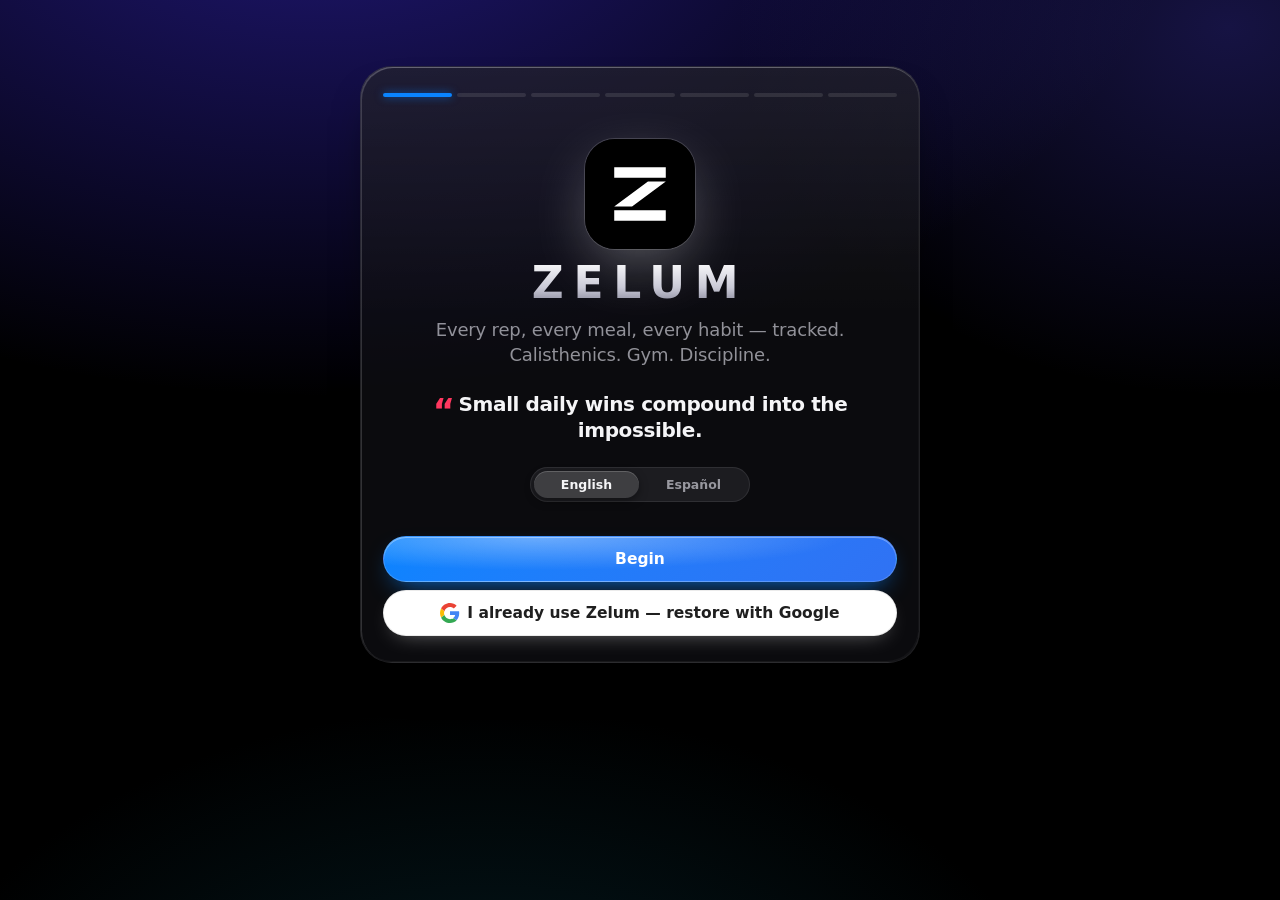
<file: index.html>
<!doctype html>
<html lang="en">
<head>
  <meta charset="utf-8">
  <meta name="viewport" content="width=device-width, initial-scale=1, viewport-fit=cover">
  <title>Zelum</title>
  <meta name="description" content="Calisthenics and gym training, nutrition and habits — leveled up.">
  <meta name="theme-color" content="#000000">
  <meta name="color-scheme" content="dark">
  <meta name="apple-mobile-web-app-capable" content="yes">
  <meta name="mobile-web-app-capable" content="yes">
  <meta name="apple-mobile-web-app-status-bar-style" content="black-translucent">
  <meta name="apple-mobile-web-app-title" content="Zelum">
  <link rel="manifest" href="manifest.webmanifest">
  <link rel="icon" href="icons/icon.svg" type="image/svg+xml">
  <link rel="apple-touch-icon" href="icons/apple-touch-icon.png">
  <link rel="stylesheet" href="css/styles.css">
</head>
<body>
  <div class="bg" aria-hidden="true"><i class="blob b1"></i><i class="blob b2"></i><i class="blob b3"></i><i class="blob b4"></i></div>

  <div id="app">
    <nav id="nav" class="glass" aria-label="Main"></nav>
    <div id="topbar" aria-hidden="true"><b></b></div>
    <main id="view"></main>
    <button id="fab" data-act="coach" aria-label="Open Coach Caleb">
      <svg class="ic" viewBox="0 0 24 24" fill="none" stroke="currentColor" stroke-width="1.9" stroke-linecap="round" stroke-linejoin="round"><path d="M4 5h16v11H9l-5 4z"/><path d="M9 10h6"/></svg>
    </button>
  </div>

  <div id="island" role="timer" aria-live="polite"></div>
  <div id="banners" aria-live="polite"></div>
  <div id="toasts" aria-live="polite"></div>

  <script src="js/i18n.js"></script>
  <script src="js/data.js"></script>
  <script src="js/gym.js"></script>
  <script src="js/store.js"></script>
  <script src="js/engine.js"></script>
  <script src="js/coach.js"></script>
  <script src="js/ui.js"></script>
  <script src="js/sfx.js"></script>
  <script src="js/firebase-config.js"></script>
  <script src="js/cloud.js"></script>
  <script src="js/habits.js"></script>
  <script src="js/ranks.js"></script>
  <script src="js/spotify-config.js"></script>
  <script src="js/music.js"></script>
  <script src="js/notify.js"></script>
  <script src="js/native.js"></script>
  <script src="js/billing-config.js"></script>
  <script src="js/plans.js"></script>
  <script src="js/whatsnew.js"></script>
  <script src="js/figures.js"></script>
  <script src="js/gymui.js"></script>
  <script src="js/motion.js"></script>
  <script src="js/app.js"></script>
</body>
</html>
</file>
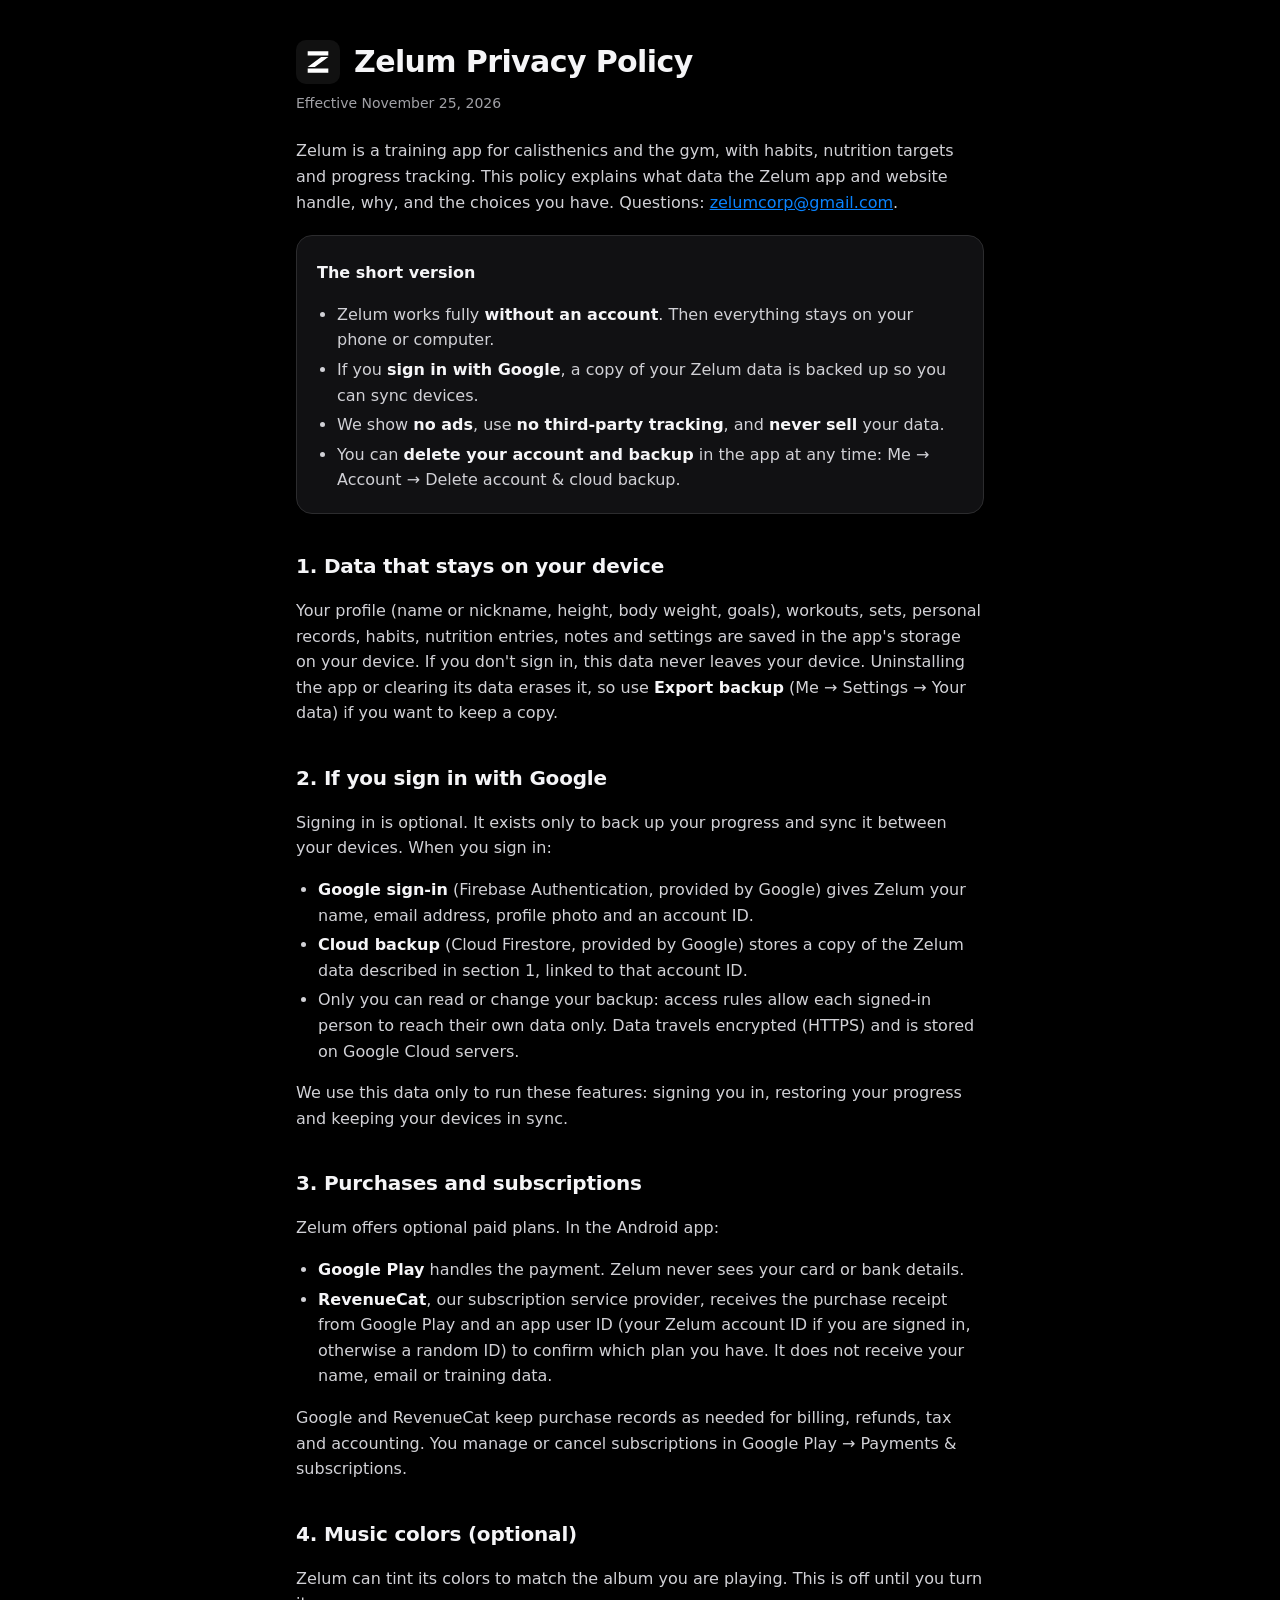
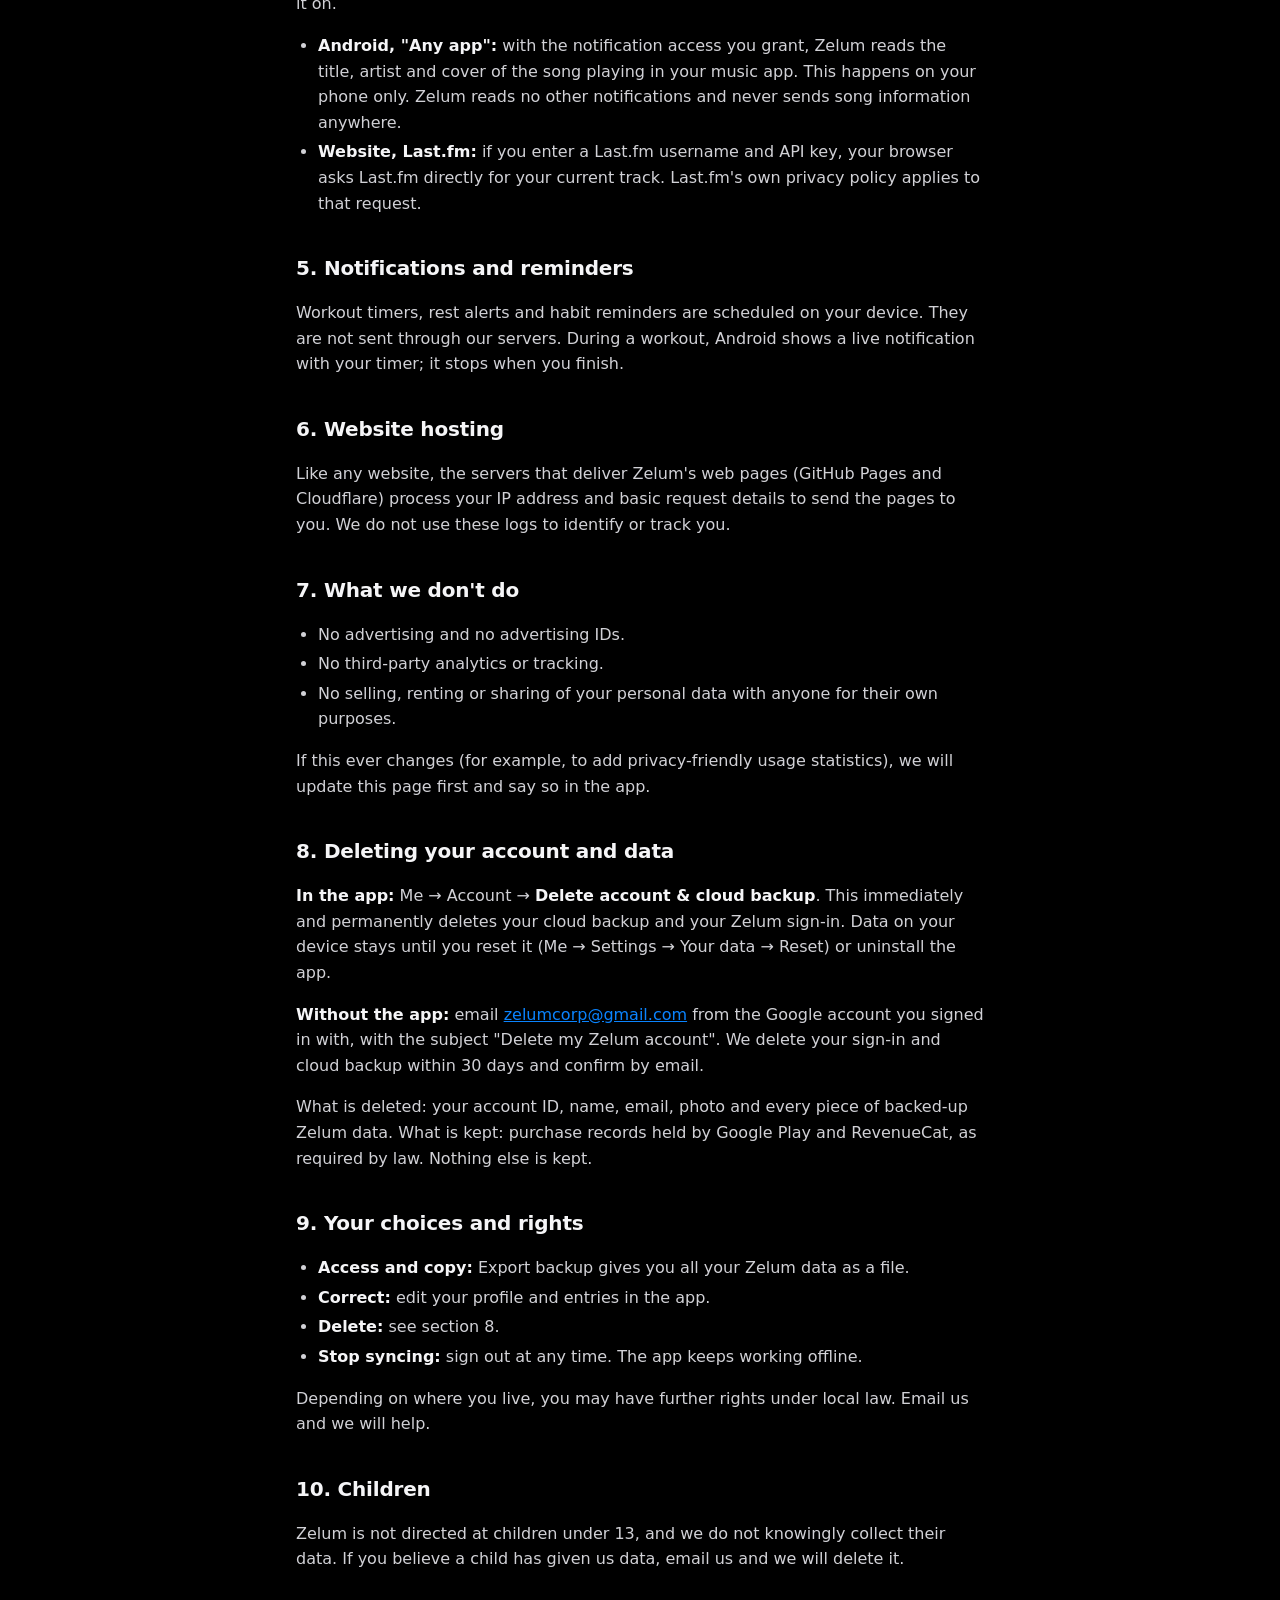
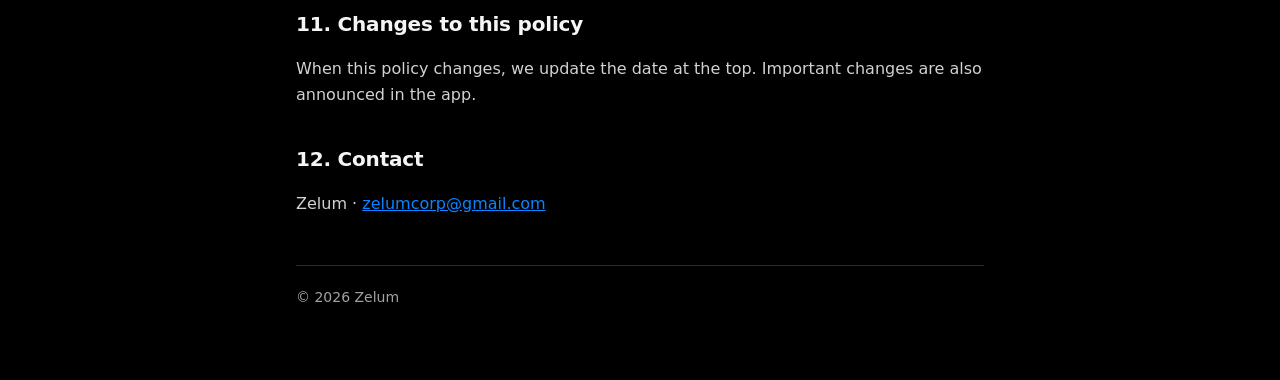
<file: privacy.html>
<!doctype html>
<html lang="en">
<head>
<meta charset="utf-8">
<meta name="viewport" content="width=device-width,initial-scale=1,viewport-fit=cover">
<title>Zelum Privacy Policy</title>
<meta name="description" content="How Zelum handles your data: what stays on your phone, what is backed up when you sign in, purchases, and how to delete your account.">
<meta name="theme-color" content="#000000">
<link rel="icon" href="icons/icon.svg" type="image/svg+xml">
<style>
  :root { --bg: #000; --fg: #f5f5f7; --muted: #a1a1a6; --line: #2c2c2e; --card: #111113; --accent: #0a84ff; }
  * { box-sizing: border-box; }
  html { -webkit-text-size-adjust: 100%; }
  body { margin: 0; background: var(--bg); color: var(--fg); font: 16px/1.6 system-ui, -apple-system, "Segoe UI", Roboto, sans-serif; }
  main { max-width: 720px; margin: 0 auto; padding: 40px 16px 72px; }
  header { display: flex; align-items: center; gap: 14px; margin-bottom: 8px; }
  header svg { width: 44px; height: 44px; flex: none; }
  h1 { font-size: 30px; line-height: 1.2; margin: 0; letter-spacing: -0.02em; }
  h2 { font-size: 20px; margin: 36px 0 8px; letter-spacing: -0.01em; }
  h3 { font-size: 16px; margin: 20px 0 4px; }
  p, li { color: #d1d1d6; }
  ul { padding-left: 22px; }
  li { margin: 4px 0; }
  a { color: var(--accent); }
  b, strong { color: var(--fg); }
  .date { color: var(--muted); font-size: 14px; margin: 0 0 24px; }
  .box { background: var(--card); border: 1px solid var(--line); border-radius: 16px; padding: 4px 20px; margin: 20px 0; }
  .box ul { padding-left: 20px; }
  footer { margin-top: 48px; padding-top: 20px; border-top: 1px solid var(--line); color: var(--muted); font-size: 14px; }
</style>
</head>
<body>
<main>
  <header>
    <svg viewBox="0 0 512 512" aria-hidden="true"><rect width="512" height="512" rx="115" fill="#111"/><path fill="#fff" d="M136 132H376V180H136Z M136 332H376V380H136Z M293 198H376L219 314H136Z"/></svg>
    <h1>Zelum Privacy Policy</h1>
  </header>
  <p class="date">Effective November 25, 2026</p>

  <p>Zelum is a training app for calisthenics and the gym, with habits, nutrition targets and progress tracking.
  This policy explains what data the Zelum app and website handle, why, and the choices you have. Questions:
  <a href="mailto:zelumcorp@gmail.com">zelumcorp@gmail.com</a>.</p>

  <div class="box">
    <h3>The short version</h3>
    <ul>
      <li>Zelum works fully <b>without an account</b>. Then everything stays on your phone or computer.</li>
      <li>If you <b>sign in with Google</b>, a copy of your Zelum data is backed up so you can sync devices.</li>
      <li>We show <b>no ads</b>, use <b>no third-party tracking</b>, and <b>never sell</b> your data.</li>
      <li>You can <b>delete your account and backup</b> in the app at any time: Me → Account → Delete account &amp; cloud backup.</li>
    </ul>
  </div>

  <h2>1. Data that stays on your device</h2>
  <p>Your profile (name or nickname, height, body weight, goals), workouts, sets, personal records, habits, nutrition
  entries, notes and settings are saved in the app's storage on your device. If you don't sign in, this data never
  leaves your device. Uninstalling the app or clearing its data erases it, so use <b>Export backup</b> (Me → Settings
  → Your data) if you want to keep a copy.</p>

  <h2>2. If you sign in with Google</h2>
  <p>Signing in is optional. It exists only to back up your progress and sync it between your devices. When you sign in:</p>
  <ul>
    <li><b>Google sign-in</b> (Firebase Authentication, provided by Google) gives Zelum your name, email address,
    profile photo and an account ID.</li>
    <li><b>Cloud backup</b> (Cloud Firestore, provided by Google) stores a copy of the Zelum data described in
    section 1, linked to that account ID.</li>
    <li>Only you can read or change your backup: access rules allow each signed-in person to reach their own data only.
    Data travels encrypted (HTTPS) and is stored on Google Cloud servers.</li>
  </ul>
  <p>We use this data only to run these features: signing you in, restoring your progress and keeping your devices in sync.</p>

  <h2>3. Purchases and subscriptions</h2>
  <p>Zelum offers optional paid plans. In the Android app:</p>
  <ul>
    <li><b>Google Play</b> handles the payment. Zelum never sees your card or bank details.</li>
    <li><b>RevenueCat</b>, our subscription service provider, receives the purchase receipt from Google Play and an app
    user ID (your Zelum account ID if you are signed in, otherwise a random ID) to confirm which plan you have. It does
    not receive your name, email or training data.</li>
  </ul>
  <p>Google and RevenueCat keep purchase records as needed for billing, refunds, tax and accounting. You manage or
  cancel subscriptions in Google Play → Payments &amp; subscriptions.</p>

  <h2>4. Music colors (optional)</h2>
  <p>Zelum can tint its colors to match the album you are playing. This is off until you turn it on.</p>
  <ul>
    <li><b>Android, "Any app":</b> with the notification access you grant, Zelum reads the title, artist and cover of
    the song playing in your music app. This happens on your phone only. Zelum reads no other notifications and never
    sends song information anywhere.</li>
    <li><b>Website, Last.fm:</b> if you enter a Last.fm username and API key, your browser asks Last.fm directly for
    your current track. Last.fm's own privacy policy applies to that request.</li>
  </ul>

  <h2>5. Notifications and reminders</h2>
  <p>Workout timers, rest alerts and habit reminders are scheduled on your device. They are not sent through our
  servers. During a workout, Android shows a live notification with your timer; it stops when you finish.</p>

  <h2>6. Website hosting</h2>
  <p>Like any website, the servers that deliver Zelum's web pages (GitHub Pages and Cloudflare) process your IP address
  and basic request details to send the pages to you. We do not use these logs to identify or track you.</p>

  <h2>7. What we don't do</h2>
  <ul>
    <li>No advertising and no advertising IDs.</li>
    <li>No third-party analytics or tracking.</li>
    <li>No selling, renting or sharing of your personal data with anyone for their own purposes.</li>
  </ul>
  <p>If this ever changes (for example, to add privacy-friendly usage statistics), we will update this page first and
  say so in the app.</p>

  <h2 id="delete">8. Deleting your account and data</h2>
  <p><b>In the app:</b> Me → Account → <b>Delete account &amp; cloud backup</b>. This immediately and permanently
  deletes your cloud backup and your Zelum sign-in. Data on your device stays until you reset it (Me → Settings →
  Your data → Reset) or uninstall the app.</p>
  <p><b>Without the app:</b> email <a href="mailto:zelumcorp@gmail.com?subject=Delete%20my%20Zelum%20account">zelumcorp@gmail.com</a>
  from the Google account you signed in with, with the subject "Delete my Zelum account". We delete your sign-in
  and cloud backup within 30 days and confirm by email.</p>
  <p>What is deleted: your account ID, name, email, photo and every piece of backed-up Zelum data. What is kept:
  purchase records held by Google Play and RevenueCat, as required by law. Nothing else is kept.</p>

  <h2>9. Your choices and rights</h2>
  <ul>
    <li><b>Access and copy:</b> Export backup gives you all your Zelum data as a file.</li>
    <li><b>Correct:</b> edit your profile and entries in the app.</li>
    <li><b>Delete:</b> see section 8.</li>
    <li><b>Stop syncing:</b> sign out at any time. The app keeps working offline.</li>
  </ul>
  <p>Depending on where you live, you may have further rights under local law. Email us and we will help.</p>

  <h2>10. Children</h2>
  <p>Zelum is not directed at children under 13, and we do not knowingly collect their data. If you believe a child
  has given us data, email us and we will delete it.</p>

  <h2>11. Changes to this policy</h2>
  <p>When this policy changes, we update the date at the top. Important changes are also announced in the app.</p>

  <h2>12. Contact</h2>
  <p>Zelum · <a href="mailto:zelumcorp@gmail.com">zelumcorp@gmail.com</a></p>

  <footer>© 2026 Zelum</footer>
</main>
</body>
</html>
</file>
<file: css/styles.css>
/* ZELUM — black liquid-glass design system.
   Every color comes from a theme role (set in Me → Appearance via applyTheme()). */
:root {
  /* Theme roles (defaults = Midnight; overwritten at runtime) */
  --accent: #0a84ff; --accent2: #5e5ce6; --glow1: #3b2bd9; --glow2: #0b4a5c;
  --xp: #ffd60a; --streak: #ff9f0a; --success: #30d158; --water: #64d2ff;
  --kcal: #ff9f0a; --protein: #ff375f; --faith: #bf5af2; --danger: #ff453a; --logo: #fff; --logoBg: #000;
  --on-accent: #fff; --on-xp: #0b0b0d; --on-success: #0b0b0d; --on-water: #0b0b0d; --on-danger: #fff;
  --glow-o: .55; --blur-px: 26px;
  /* Legacy aliases used by the JS */
  --blue: var(--accent); --gold: var(--xp); --teal: var(--water); --orange: var(--kcal);
  --pink: var(--protein); --green: var(--success); --purple: var(--faith); --red: var(--danger);
  /* Derived */
  --xp-hi: color-mix(in srgb, var(--xp) 55%, #fff);
  --xp-lo: color-mix(in srgb, var(--xp) 65%, var(--streak));
  --accent-hi: color-mix(in srgb, var(--accent) 60%, #fff);

  --bg: #000;
  --text: #f5f5f7;
  --text-2: rgba(235, 235, 245, .6);
  --text-3: rgba(235, 235, 245, .34);
  --fill: rgba(255, 255, 255, .055);
  --fill-2: rgba(255, 255, 255, .085);
  --fill-3: rgba(255, 255, 255, .13);
  --stroke: rgba(255, 255, 255, .085);
  --stroke-hi: rgba(255, 255, 255, .2);
  --glass-bg: linear-gradient(180deg, rgba(255, 255, 255, .065), rgba(255, 255, 255, .012) 42%), rgba(14, 14, 18, .62);
  --r: 24px; --r-s: 16px;
  --font: -apple-system, BlinkMacSystemFont, "SF Pro Display", "SF Pro Text", "Inter", "Segoe UI Variable Display", "Segoe UI", system-ui, sans-serif;
  --nav-h: 84px;
  --safe-b: env(safe-area-inset-bottom, 0px);
  --safe-t: env(safe-area-inset-top, 0px);
  color-scheme: dark;
}
* { box-sizing: border-box; -webkit-tap-highlight-color: transparent; }
html { background: var(--bg); }
body { margin: 0; min-height: 100dvh; background: transparent; color: var(--text); font-family: var(--font); font-size: 16px; line-height: 1.4; letter-spacing: -.01em; -webkit-font-smoothing: antialiased; overflow-x: hidden; overflow-x: clip; }
html { overflow-x: hidden; overflow-x: clip; }
/* No overscroll stretch/glow. In the Android app, Android stretches the whole WebView through an offscreen
   buffer when a fling hits the top or bottom (e.g. tapping a tab mid-fling); some GPUs fill that buffer with
   coloured pixel garbage. Chrome draws its own overscroll, which is why only the app showed the dots. */
html, body { overscroll-behavior: none; }
button, input, select, textarea { font: inherit; color: inherit; }
button { cursor: pointer; border: 0; background: none; padding: 0; }
button:disabled { opacity: .35; cursor: default; }
h1, h2, h3, h4, p { margin: 0; }
ul, ol { list-style: none; margin: 0; padding: 0; }
a { color: var(--accent-hi); }
:focus-visible { outline: 2px solid var(--accent); outline-offset: 2px; border-radius: 10px; }
::selection { background: color-mix(in srgb, var(--accent) 45%, transparent); }

/* ---------- Ambient background: pure black + soft theme glows ----------
   Static on purpose. The glows used to drift forever, which forced every blurred
   glass surface to re-blur on every frame (120 times a second on a 120 Hz phone)
   and kept the GPU busy even when nothing on screen changed. */
.bg { position: fixed; inset: 0; z-index: -1; overflow: hidden; background: #000; contain: strict; }
.blob { position: absolute; border-radius: 50%; opacity: var(--glow-o); }
.b1 { width: 130vmax; height: 80vmax; left: -45vmax; top: -52vmax; background: radial-gradient(closest-side, var(--glow1), transparent); transform: translate(5vw, 2vh) scale(1.04); }
.b2 { width: 80vmax; height: 60vmax; right: -40vmax; top: -30vmax; background: radial-gradient(closest-side, color-mix(in srgb, var(--glow1) 60%, var(--accent2)), transparent); opacity: calc(var(--glow-o) * .55); transform: translate(-4vw, 3vh) scale(.96); }
.b3 { width: 90vmax; height: 60vmax; left: -10vmax; bottom: -48vmax; background: radial-gradient(closest-side, var(--glow2), transparent); opacity: calc(var(--glow-o) * .7); transform: translate(3vw, -3vh) scale(1.03); }
.b4 { display: none; }

/* ---------- Liquid glass ----------
   Cards sit on a soft, static glow, so a live backdrop blur behind them adds no
   visible detail but costs a full GPU blur pass per card per frame. The real blur
   (backdrop-filter) is kept only for surfaces that float over moving content:
   the nav bar, the live workout bar and its panel, toasts and banners. */
.glass {
  position: relative;
  background: var(--glass-bg);
  border: 1px solid var(--stroke);
  box-shadow: inset 0 1px 0 rgba(255, 255, 255, .11), inset 0 -1px 0 rgba(255, 255, 255, .02), 0 24px 48px -24px #000;
}
#nav, .lb, .lb-panel, .handback-card {
  -webkit-backdrop-filter: blur(var(--blur-px)) saturate(170%); backdrop-filter: blur(var(--blur-px)) saturate(170%);
}
.glass::before { /* specular rim, brighter at top-left like real glass. Plain inset shadows: no mask or
  filter, because those need an offscreen GPU surface per card and some Android GPUs leave coloured garbage. */
  content: ""; position: absolute; inset: 0; border-radius: inherit; pointer-events: none;
  box-shadow: inset 1px 1px 0 rgba(255, 255, 255, .16), inset 0 1px 0 rgba(255, 255, 255, .08), inset -1px -1px 0 rgba(255, 255, 255, .03);
}
/* Colored wash from the top-left corner: set --tc on the element */
.tint { background: radial-gradient(120% 150% at 0% 0%, color-mix(in srgb, var(--tc, var(--accent)) 20%, transparent), transparent 58%), var(--glass-bg); }
.glass-btn { background: var(--fill); border: 1px solid var(--stroke); border-radius: var(--r-s); transition: transform .15s, background .2s, border-color .2s; }
.glass-btn:hover { background: var(--fill-2); }
.glass-btn:active { transform: scale(.97); }
.glass-btn.on { background: color-mix(in srgb, var(--accent) 16%, transparent); border-color: color-mix(in srgb, var(--accent) 55%, transparent); box-shadow: 0 0 0 1px color-mix(in srgb, var(--accent) 20%, transparent), 0 10px 26px -12px var(--accent); }

/* ---------- Layout ---------- */
#app { min-height: 100dvh; }
#view { max-width: 1180px; margin: 0 auto; padding: calc(14px + var(--safe-t)) 16px calc(var(--nav-h) + 90px + var(--safe-b)); }
.grid { display: grid; gap: 12px; grid-template-columns: 1fr; }
.grid > * { min-width: 0; }   /* a card can never push the column wider than the screen */
@media (min-width: 760px) { .grid { grid-template-columns: 1fr 1fr; gap: 14px; } .span2 { grid-column: span 2; } }
@media (min-width: 1280px) { .grid { grid-template-columns: 1fr 1fr 1fr; } .span2 { grid-column: span 2; } }

/* Nav: floating black-glass capsule (mobile) / sidebar (desktop) */
#nav { position: fixed; z-index: 30; left: 14px; right: 14px; bottom: calc(10px + var(--safe-b)); display: flex; justify-content: space-around; align-items: center; height: 66px; padding: 0 6px; border-radius: 33px; background: linear-gradient(180deg, rgba(255, 255, 255, .07), rgba(255, 255, 255, .02)), rgba(10, 10, 12, .72); }
#nav .brand, #nav .coach-side { display: none; }
.nav-btn { flex: 1; display: flex; flex-direction: column; align-items: center; gap: 3px; color: var(--text-3); padding: 7px 0; border-radius: 22px; transition: color .2s, background .25s; }
.nav-btn .ic { width: 24px; height: 24px; }
.nav-l { font-size: 10.5px; font-weight: 600; letter-spacing: .01em; }
.nav-btn.on { color: var(--text); background: var(--fill-2); box-shadow: inset 0 1px 0 rgba(255, 255, 255, .1); }
.nav-btn.on .nav-ic { color: var(--accent-hi); }
.nav-ic { position: relative; display: grid; place-items: center; }
.dot { position: absolute; top: -5px; right: -9px; min-width: 17px; height: 17px; padding: 0 4px; border-radius: 9px; background: var(--danger); color: #fff; font-size: 10.5px; font-weight: 700; display: grid; place-items: center; box-shadow: 0 0 10px color-mix(in srgb, var(--danger) 70%, transparent); }
.dot.live { min-width: 9px; height: 9px; top: -2px; right: -4px; padding: 0; background: var(--success); box-shadow: 0 0 8px var(--success); animation: pulse 1.6s infinite; }
.onboarding #nav, .onboarding #fab { display: none !important; }
#fab { position: fixed; z-index: 31; right: 18px; bottom: calc(var(--nav-h) + 14px + var(--safe-b)); width: 54px; height: 54px; border-radius: 50%; display: grid; place-items: center; color: var(--on-accent);
  background: radial-gradient(circle at 30% 22%, rgba(255, 255, 255, .45), transparent 46%), linear-gradient(140deg, var(--accent2), var(--accent));
  box-shadow: 0 12px 30px -8px var(--accent), inset 0 1px 0 rgba(255, 255, 255, .5); border: 1px solid rgba(255, 255, 255, .25); transition: transform .2s; }
#fab:active { transform: scale(.92); }
#fab .ic { width: 24px; height: 24px; }
@media (min-width: 1000px) {
  #nav { left: 16px; top: 16px; bottom: 16px; right: auto; width: 220px; height: auto; flex-direction: column; justify-content: flex-start; align-items: stretch; gap: 4px; padding: 18px 12px; border-radius: 30px; }
  #nav .brand { display: flex; align-items: center; gap: 10px; padding: 4px 10px 22px; font-weight: 800; letter-spacing: .18em; font-size: 15px; }
  #nav .brand .logo { border-radius: 10px; box-shadow: 0 0 0 1px rgba(255, 255, 255, .14); }
  #nav .coach-side { display: flex; margin-top: auto; }
  .nav-btn { flex: none; flex-direction: row; gap: 12px; padding: 12px 14px; justify-content: flex-start; border-radius: 16px; }
  .nav-btn .ic { width: 22px; height: 22px; }
  .nav-l { font-size: 15px; font-weight: 600; }
  .nav-btn:hover { background: var(--fill); color: var(--text-2); }
  #view { padding: 30px 32px 60px 268px; max-width: 1420px; }
  #fab { bottom: 28px; right: 28px; }
  .onboarding #view { padding-left: 32px; }
}

/* ---------- Typography ---------- */
.page-head { display: flex; align-items: center; justify-content: space-between; gap: 12px; margin: 6px 2px 16px; }
h1 { font-size: 32px; font-weight: 800; letter-spacing: -.03em; line-height: 1.08; }
.h-mid { font-size: 22px; }
h2 { font-size: 20px; font-weight: 700; letter-spacing: -.02em; }
h3 { font-size: 17px; font-weight: 700; }
h4 { font-size: 14px; font-weight: 700; display: flex; align-items: center; gap: 6px; }
.eyebrow { font-size: 12px; font-weight: 700; text-transform: uppercase; letter-spacing: .08em; color: var(--text-3); margin-bottom: 4px; }
.display { font-size: 44px; font-weight: 900; letter-spacing: .22em; background: linear-gradient(180deg, #fff, #c9c9d6 60%, #7c7c90); -webkit-background-clip: text; background-clip: text; color: transparent; }
.lead { font-size: 18px; color: var(--text-2); }
.muted { color: var(--text-2); } .small { font-size: 14px; } .tiny { font-size: 12px; } .big-num { font-size: 28px; font-weight: 800; letter-spacing: -.02em; }
.gold { color: var(--xp); } .teal { color: var(--water); } .danger-text { color: var(--danger) !important; }
.center-t { text-align: center; } .nowrap { white-space: nowrap; }
b.big { font-size: 22px; font-weight: 800; }

/* ---------- Utilities ---------- */
.row { display: flex; } .row.center { align-items: center; } .between { justify-content: space-between; } .wrap { flex-wrap: wrap; }
.gap { gap: 10px; } .gap-s { gap: 6px; } .grow { flex: 1; min-width: 0; } .grow2 { flex: 2; }
.mt { margin-top: 14px; } .mt-s { margin-top: 8px; } .mb-xl { margin-bottom: 40px; }
.ic { width: 22px; height: 22px; flex: none; } .ic.sm { width: 18px; height: 18px; } .ic.xs { width: 14px; height: 14px; }
.fl { color: var(--streak); }

/* ---------- Cards ---------- */
.card { border-radius: var(--r); padding: 18px; }
/* Screen entry: tabs switch instantly, like the iOS tab bar. Fading the cards (or the whole view) in made
   Android build big animated GPU layers on every tab switch; only rings and bars still animate on entry. */
@keyframes rise { from { opacity: 0; transform: translateY(14px) scale(.985); } }
.card-head { display: flex; align-items: center; justify-content: space-between; gap: 10px; margin-bottom: 10px; }
.card-head h3 { display: flex; align-items: center; gap: 8px; font-size: 12.5px; text-transform: uppercase; letter-spacing: .08em; color: var(--text-2); }
.card-head h3 .ic { color: var(--text-2); }

/* ---------- Buttons ---------- */
.btn { display: inline-flex; align-items: center; justify-content: center; gap: 7px; min-height: 46px; padding: 0 18px; border-radius: 999px; font-weight: 650; font-size: 15.5px; transition: transform .15s cubic-bezier(.2, .8, .2, 1), opacity .15s, background-color .2s; white-space: nowrap; }
.btn:active { transform: scale(.96); }
.btn.primary { color: var(--on-accent); background: radial-gradient(120% 150% at 30% 0%, rgba(255, 255, 255, .35), transparent 50%), linear-gradient(135deg, var(--accent), color-mix(in srgb, var(--accent) 55%, var(--accent2))); box-shadow: 0 10px 26px -12px var(--accent), inset 0 1px 0 rgba(255, 255, 255, .35); border: 1px solid rgba(255, 255, 255, .16); }
.btn.primary:hover { filter: brightness(1.08); }
.btn.soft { background: var(--fill-2); border: 1px solid var(--stroke); }
.btn.soft:hover { background: var(--fill-3); }
.btn.ghost { background: transparent; border: 1px solid var(--stroke); color: var(--text-2); }
.btn.ghost:hover { background: var(--fill); color: var(--text); }
.btn.teal { color: var(--on-water); background: radial-gradient(120% 150% at 30% 0%, rgba(255, 255, 255, .4), transparent 50%), var(--water); box-shadow: 0 10px 22px -12px var(--water), inset 0 1px 0 rgba(255, 255, 255, .5); }
.btn.danger { color: var(--on-danger); background: var(--danger); }
.btn.claim { color: var(--on-xp); background: radial-gradient(120% 150% at 30% 0%, rgba(255, 255, 255, .5), transparent 55%), linear-gradient(135deg, var(--xp-hi), var(--xp) 50%, var(--xp-lo)); box-shadow: 0 6px 18px -6px var(--xp), inset 0 1px 0 rgba(255, 255, 255, .7); min-height: 34px; padding: 0 14px; font-size: 14px; position: relative; }
.btn.claim::after { content: ""; position: absolute; inset: 0; border-radius: inherit; pointer-events: none; box-shadow: 0 6px 26px -4px var(--xp); opacity: 0; animation: glow 2s ease-in-out 6; }
.btn.sm { min-height: 36px; padding: 0 13px; font-size: 14px; }
.btn.xs { min-height: 28px; padding: 0 10px; font-size: 12px; }
.btn.wide { width: 100%; white-space: normal; text-align: center; line-height: 1.25; padding-top: 8px; padding-bottom: 8px; }
.btn.icon { width: 46px; padding: 0; }
@keyframes glow { 50% { opacity: 1; } }
.icon-btn { width: 36px; height: 36px; border-radius: 50%; display: grid; place-items: center; color: var(--text-2); background: var(--fill); border: 1px solid var(--stroke); flex: none; }
.icon-btn:hover { color: var(--text); background: var(--fill-2); }
.round-btn { width: 44px; height: 44px; border-radius: 50%; display: grid; place-items: center; color: var(--text); flex: none; transition: transform .15s; }
.round-btn:active { transform: scale(.92); }
.round-btn .ic { width: 20px; height: 20px; }

/* Chips & segmented */
.chip { display: inline-flex; align-items: center; gap: 4px; padding: 4px 10px; border-radius: 999px; font-size: 12px; font-weight: 650; background: var(--fill-2); border: 1px solid var(--stroke); color: var(--text-2); white-space: nowrap; }
.chip.xs { padding: 1px 7px; font-size: 10.5px; vertical-align: 2px; }
.chip.green, .chip.live { color: var(--success); background: color-mix(in srgb, var(--success) 12%, transparent); border-color: color-mix(in srgb, var(--success) 30%, transparent); }
.chip.gold { color: var(--xp); background: color-mix(in srgb, var(--xp) 10%, transparent); border-color: color-mix(in srgb, var(--xp) 30%, transparent); }
.chip.blue { color: var(--accent-hi); background: color-mix(in srgb, var(--accent) 14%, transparent); border-color: color-mix(in srgb, var(--accent) 30%, transparent); }
.chip.red { color: var(--danger); background: color-mix(in srgb, var(--danger) 12%, transparent); border-color: color-mix(in srgb, var(--danger) 30%, transparent); }
.chip-btn { display: inline-flex; align-items: center; gap: 6px; padding: 8px 14px; border-radius: 999px; font-size: 14px; font-weight: 600; background: var(--fill); border: 1px solid var(--stroke); color: var(--text-2); transition: color .2s, background-color .2s, box-shadow .2s; white-space: nowrap; }
.chip-btn:hover { color: var(--text); background: var(--fill-2); }
.chip-btn.on { color: var(--text); background: var(--fill-3); border-color: var(--stroke-hi); box-shadow: inset 0 1px 0 rgba(255, 255, 255, .14); }
.chip-btn .n { font-size: 12px; color: var(--text-3); }
.seg { display: flex; padding: 3px; gap: 2px; border-radius: 999px; background: rgba(118, 118, 128, .16); border: 1px solid var(--stroke); }
.seg button { flex: 1; padding: 8px 12px; border-radius: 999px; font-size: 14px; font-weight: 600; color: var(--text-2); transition: color .2s, background-color .2s, box-shadow .2s; white-space: nowrap; }
.seg button.on { color: var(--text); background: rgba(255, 255, 255, .15); box-shadow: 0 3px 10px rgba(0, 0, 0, .4), inset 0 1px 0 rgba(255, 255, 255, .18); }
.seg.sm button { padding: 5px 11px; font-size: 12.5px; }

/* Inputs */
.inp, select { width: 100%; min-height: 46px; padding: 0 15px; border-radius: 15px; background: rgba(255, 255, 255, .045); border: 1px solid var(--stroke); outline: none; transition: border-color .2s, box-shadow .2s; font-size: 16px; }
select { appearance: none; background-image: url("data:image/svg+xml;utf8,<svg xmlns='http://www.w3.org/2000/svg' width='12' height='8'><path d='M1 1l5 5 5-5' stroke='%23aaa' stroke-width='1.6' fill='none'/></svg>"); background-repeat: no-repeat; background-position: right 14px center; padding-right: 34px; }
select option, select optgroup { background: #121214; color: var(--text); }
.inp:focus, select:focus { border-color: color-mix(in srgb, var(--accent) 60%, transparent); box-shadow: 0 0 0 4px color-mix(in srgb, var(--accent) 18%, transparent); }
.inp.sm { min-height: 36px; width: 96px; font-size: 15px; border-radius: 12px; }
.inp.narrow { width: 110px; flex: none; }
.field { display: flex; flex-direction: column; gap: 6px; }
.field > span { font-size: 12.5px; font-weight: 650; color: var(--text-2); }
.field em { font-style: normal; color: var(--text-3); font-weight: 500; }
.form-grid { display: grid; grid-template-columns: 1fr 1fr; gap: 12px; }
.form-grid .span2 { grid-column: span 2; }
input[type=number]::-webkit-inner-spin-button { -webkit-appearance: none; }
input[type=number] { -moz-appearance: textfield; appearance: textfield; }
input[type=range] { -webkit-appearance: none; appearance: none; width: 100%; height: 30px; background: transparent; }
input[type=range]::-webkit-slider-runnable-track { height: 6px; border-radius: 3px; background: linear-gradient(90deg, var(--accent), var(--fill-3)); }
input[type=range]::-moz-range-track { height: 6px; border-radius: 3px; background: linear-gradient(90deg, var(--accent), var(--fill-3)); }
input[type=range]::-webkit-slider-thumb { -webkit-appearance: none; width: 26px; height: 26px; margin-top: -10px; border-radius: 50%; background: #fff; box-shadow: 0 3px 10px rgba(0, 0, 0, .5); }
input[type=range]::-moz-range-thumb { width: 26px; height: 26px; border: 0; border-radius: 50%; background: #fff; box-shadow: 0 3px 10px rgba(0, 0, 0, .5); }

/* Bars & rings */
.bar { height: 8px; border-radius: 99px; background: rgba(255, 255, 255, .08); overflow: hidden; flex: 1; contain: layout paint; }
.bar i { display: block; height: 100%; border-radius: inherit; transform-origin: left center; transition: width .8s cubic-bezier(.2, .8, .2, 1); }
.bar.thin { height: 5px; }
.xp-bar { height: 10px; margin-top: 12px; box-shadow: inset 0 1px 2px rgba(0, 0, 0, .6); }
.xp-bar i { box-shadow: 0 0 14px color-mix(in srgb, var(--xp) 70%, transparent); position: relative; }
.xp-bar i::after { content: ""; position: absolute; inset: 0; background: linear-gradient(90deg, transparent, rgba(255, 255, 255, .55), transparent); animation: shimmer 2.6s 1s 3 both; }
@keyframes shimmer { from { transform: translateX(-100%); } to { transform: translateX(100%); } }
.ring { position: relative; flex: none; }
.ring svg { display: block; }
.ring-fg { transition: stroke-dashoffset 1s cubic-bezier(.2, .8, .2, 1); }
.ring-in { position: absolute; inset: 0; display: flex; flex-direction: column; align-items: center; justify-content: center; text-align: center; line-height: 1.1; }

/* ---------- Today ---------- */
.today-head { display: grid; grid-template-columns: 44px 1fr 44px; align-items: center; gap: 8px; margin: 4px 0 6px; }
.today-head .title { text-align: center; font-size: 17px; font-weight: 700; }
.today-head .title span { color: var(--text-2); font-weight: 500; }
.hello { margin: 8px 2px 14px; }
.lvl-pill { width: 44px; height: 44px; border-radius: 50%; display: grid; place-items: center; }
.lvl-pill b { font-size: 14px; font-weight: 800; color: var(--xp); }
.xp-card { margin-bottom: 12px; --tc: var(--xp); }
.xp-num { font-size: 15px; color: var(--text-2); } .xp-num b { color: var(--text); font-size: 22px; font-weight: 800; }
.streak { display: flex; align-items: center; gap: 5px; padding: 8px 12px; border-radius: 999px; background: var(--fill); border: 1px solid var(--stroke); color: var(--text-3); }
.streak b { font-size: 19px; color: var(--text); } .streak span { font-size: 12px; }
.streak .ic { color: var(--text-3); }
.streak.hot .ic { color: var(--streak); animation: flicker 1.8s 4; }   /* flickers, then settles: an endless loop keeps the GPU awake */
@keyframes flicker { 50% { transform: scale(1.12) rotate(-4deg); } }
.quest { display: flex; gap: 16px; align-items: center; }
.quest-title { font-size: 21px; }
.quest-card { --tc: var(--xp); }
.why { margin-top: 8px; font-size: 13px; font-style: italic; color: var(--text-2); border-left: 2px solid color-mix(in srgb, var(--xp) 50%, transparent); padding-left: 8px; }
.verse-card { --tc: var(--faith); }
.verse-text { font-family: "New York", "Iowan Old Style", "Palatino Linotype", Georgia, serif; font-size: 18px; line-height: 1.5; font-style: italic; color: #f4f2fb; }
.verse-text.small { font-size: 15px; }
.verse-ref { margin-top: 6px; font-size: 13px; font-weight: 700; letter-spacing: .04em; color: var(--faith); }
.verse-note { margin-top: 10px; font-size: 14px; color: var(--text-2); }
.quote-card { display: flex; align-items: center; min-height: 110px; --tc: var(--protein); }
.quote { font-size: 20px; font-weight: 750; letter-spacing: -.02em; line-height: 1.3; }
.quote::before { content: "“"; color: var(--protein); font-size: 34px; line-height: 0; vertical-align: -12px; margin-right: 4px; }
.train-card { --tc: var(--accent); }
.water-card { --tc: var(--water); }
.tpl-ic { width: 46px; height: 46px; border-radius: 15px; display: grid; place-items: center; flex: none; color: var(--accent-hi); background: color-mix(in srgb, var(--accent) 16%, transparent); border: 1px solid color-mix(in srgb, var(--accent) 28%, transparent); }
.ex-preview { margin-top: 12px; display: grid; gap: 2px; }
.ex-preview li { display: flex; justify-content: space-between; gap: 10px; padding: 9px 0; border-bottom: 1px solid rgba(255, 255, 255, .06); font-size: 14.5px; }
.ex-preview li:last-child { border-bottom: 0; }

/* Missions */
.missions-card { --tc: var(--xp); }
.missions { display: grid; gap: 8px; margin-top: 10px; }
.mission { display: flex; align-items: center; gap: 12px; padding: 10px 12px; border-radius: 18px; background: rgba(255, 255, 255, .03); border: 1px solid rgba(255, 255, 255, .06); transition: background-color .3s, border-color .3s, opacity .3s; position: relative; }
.mission.done:not(.claimed-row) { background: color-mix(in srgb, var(--xp) 8%, transparent); border-color: color-mix(in srgb, var(--xp) 30%, transparent); }
.mission.claimed-row { opacity: .5; }
.mission.claimed-row .m-title { text-decoration: line-through; text-decoration-color: rgba(255, 255, 255, .3); }
.m-ic { width: 34px; height: 34px; border-radius: 50%; display: grid; place-items: center; background: var(--fill-2); color: var(--accent-hi); flex: none; }
.m-ic .ic { width: 17px; height: 17px; }
.mission.done .m-ic { color: var(--xp); }
.m-title { font-size: 14.5px; font-weight: 600; margin-bottom: 3px; }
.xp-tag { font-size: 12px; font-weight: 800; color: var(--xp); padding: 3px 8px; border-radius: 999px; background: color-mix(in srgb, var(--xp) 10%, transparent); white-space: nowrap; }
.claimed { color: var(--success); }

/* ---------- Habits (row cards, like iOS habit apps) ---------- */
.habits-sec { margin-top: 4px; }
.hcats { display: flex; gap: 8px; overflow-x: auto; padding: 2px 2px 12px; scrollbar-width: none; }
.hcats::-webkit-scrollbar { display: none; }
/* minmax(0, 1fr): a long one-line subtitle (Spanish!) must not widen the column past the screen */
.hlist { display: grid; grid-template-columns: minmax(0, 1fr); gap: 10px; }
.hlist > * { min-width: 0; }
.missions, .progs, .history, .h-sets, .sets, .food-list, .food-pick, .choice-list, .nlist, .wk-list, .rt-list, .next-list, .insights, .mvol, .rec-list, .rt-items, .setup, .ex-preview, .pr-list, .manage, .colors, .slips { grid-template-columns: minmax(0, 1fr); }
@media (min-width: 760px) { .hlist { grid-template-columns: 1fr 1fr; } }
@media (min-width: 1280px) { .hlist { grid-template-columns: 1fr 1fr 1fr; } }
.hrow { display: flex; align-items: center; gap: 14px; padding: 12px 12px 12px 16px; border-radius: 22px; min-height: 72px; }
.hrow .h-main { flex: 1; min-width: 0; display: flex; align-items: center; gap: 14px; text-align: left; }
.hrow .h-icon { color: var(--tc); display: grid; place-items: center; flex: none; }
.hrow .h-icon .ic { width: 24px; height: 24px; }
.hrow .h-name { font-size: 16.5px; font-weight: 650; display: flex; align-items: center; gap: 6px; }
.hrow .h-name .str { display: inline-flex; align-items: center; gap: 1px; font-size: 13.5px; font-weight: 800; color: var(--streak); }
.hrow .h-name .str .ic { width: 14px; height: 14px; }
.hrow .h-sub { font-size: 12.5px; color: var(--text-3); margin-top: 2px; white-space: nowrap; overflow: hidden; text-overflow: ellipsis; }
.hrow .h-sub b { color: var(--text-2); font-weight: 650; }
.hrow.done .h-name .t { text-decoration: line-through; text-decoration-color: rgba(255, 255, 255, .45); color: var(--text-2); }
.hring { position: relative; width: 46px; height: 46px; flex: none; display: grid; place-items: center; border-radius: 50%; color: var(--text); transition: transform .15s; }
.hring:active { transform: scale(.9); }
.hring svg.r { position: absolute; inset: 0; }
.hring .ic { width: 18px; height: 18px; position: relative; }
.hring.done { background: var(--success); color: var(--on-success); box-shadow: 0 0 18px color-mix(in srgb, var(--success) 55%, transparent); }
.hring.done .ic { stroke-width: 2.8; }

/* Habit detail */
.hd { text-align: center; }
.hd-streak { display: inline-flex; align-items: center; gap: 4px; font-weight: 700; font-size: 15px; }
.hd-title { display: flex; align-items: center; justify-content: center; gap: 10px; font-size: 26px; font-weight: 750; letter-spacing: -.02em; margin-top: 6px; }
.hd-title .ic { color: var(--tc); width: 26px; height: 26px; }
.hd-meta { color: var(--text-2); font-size: 14px; margin-top: 8px; display: flex; gap: 8px; justify-content: center; align-items: center; }
.hd-stats { display: grid; grid-template-columns: 1fr 1px 1fr; align-items: center; margin: 22px 0 6px; padding: 16px 0; border-top: 1px solid var(--stroke); border-bottom: 1px solid var(--stroke); }
.hd-stats > i { height: 56px; background: var(--stroke); }
.hd-stat p { font-size: 12.5px; color: var(--text-2); font-weight: 600; }
.hd-stat b { font-size: 30px; font-weight: 800; display: inline-flex; align-items: center; gap: 2px; }
.hd-stat b .ic { width: 26px; height: 26px; color: var(--xp); }
.hd-stat small { display: block; font-size: 12px; color: var(--text-2); }
.cal-head { display: flex; align-items: center; justify-content: space-between; margin: 18px 2px 10px; }
.cal-head h3 { display: flex; align-items: center; gap: 8px; font-size: 18px; }
.cal-dow { display: grid; grid-template-columns: repeat(7, 1fr); padding: 6px 0; border-radius: 999px; background: var(--fill); font-size: 12px; color: var(--text-3); font-weight: 600; margin-bottom: 10px; }
.cal { display: grid; grid-template-columns: repeat(7, 1fr); gap: 8px 0; }
.cal i { font-style: normal; justify-self: center; width: 36px; height: 36px; border-radius: 50%; display: grid; place-items: center; font-size: 13.5px; font-weight: 650; color: var(--text-2); background: var(--fill); position: relative; }
.cal i.out { background: none; }
.cal i.future { opacity: .35; }
.cal i.miss { background: none; color: var(--text-3); }
.cal i.miss::after { content: ""; position: absolute; bottom: 3px; width: 4px; height: 4px; border-radius: 50%; background: var(--text-3); }
.cal i.done { background: var(--success); color: var(--on-success); box-shadow: 0 0 12px color-mix(in srgb, var(--success) 45%, transparent); }
.cal i.fire { background: radial-gradient(circle at 50% 70%, var(--xp-hi), var(--streak) 55%, color-mix(in srgb, var(--streak) 60%, #c41e00)); color: #fff; text-shadow: 0 1px 2px rgba(0, 0, 0, .5); box-shadow: 0 0 16px color-mix(in srgb, var(--streak) 60%, transparent); border-radius: 50% 50% 50% 50% / 58% 58% 42% 42%; }
.cal i.today { outline: 2px solid var(--text); outline-offset: 2px; }
.hd-actions { display: grid; grid-template-columns: 1fr auto 1fr; align-items: center; margin-top: 20px; }
.hd-actions .side { display: flex; flex-direction: column; align-items: center; gap: 4px; color: var(--text-2); font-size: 12px; }
.hd-check { width: 68px; height: 68px; border-radius: 50%; display: grid; place-items: center; background: var(--success); color: var(--on-success); box-shadow: 0 10px 30px -6px var(--success), inset 0 1px 0 rgba(255, 255, 255, .45); transition: transform .15s; }
.hd-check:active { transform: scale(.92); }
.hd-check.off { background: var(--fill-2); color: var(--text); box-shadow: inset 0 1px 0 rgba(255, 255, 255, .12); border: 1px solid var(--stroke-hi); }
.hd-check .ic { width: 32px; height: 32px; stroke-width: 2.6; }

/* ---------- Train ---------- */
.tpl-grid { display: grid; grid-template-columns: repeat(auto-fill, minmax(128px, 1fr)); gap: 10px; }
.tpl { display: flex; flex-direction: column; align-items: flex-start; gap: 6px; padding: 12px; text-align: left; border-radius: 20px; }
.tpl b { font-size: 15.5px; }
.tpl .tpl-ic { width: 40px; height: 40px; border-radius: 50%; }
.tpl.rec { border-color: color-mix(in srgb, var(--xp) 45%, transparent); background: radial-gradient(120% 140% at 0% 0%, color-mix(in srgb, var(--xp) 14%, transparent), transparent 60%), var(--fill); }
.tpl.rec .tiny { color: var(--xp); font-weight: 700; }
.progs { display: grid; gap: 4px; margin-top: 10px; }
.prog { display: flex; align-items: center; gap: 10px; padding: 10px 0; border-bottom: 1px solid rgba(255, 255, 255, .06); }
.prog:last-child { border-bottom: 0; }
.fam-dot { width: 6px; height: 38px; border-radius: 6px; flex: none; opacity: .9; }
.p-name { font-weight: 650; font-size: 15px; }
.ladder { display: flex; gap: 3px; margin: 5px 0 4px; }
.ladder i { width: 16px; height: 4px; border-radius: 3px; background: rgba(255, 255, 255, .1); }
.ladder i.past { background: var(--c); opacity: .5; }
.ladder i.cur { background: var(--c); box-shadow: 0 0 8px var(--c); }
.stepper { display: flex; border-radius: 999px; overflow: hidden; border: 1px solid var(--stroke); flex: none; }
.stepper button { width: 34px; height: 34px; display: grid; place-items: center; color: var(--text-2); background: var(--fill); }
.stepper button + button { border-left: 1px solid var(--stroke); }
.stepper button:hover:not(:disabled) { background: var(--fill-2); color: var(--text); }
.history { display: grid; gap: 8px; margin-top: 6px; }
.history details { border-radius: 18px; background: rgba(255, 255, 255, .03); border: 1px solid rgba(255, 255, 255, .06); padding: 10px 12px; }
.history summary { display: flex; align-items: center; gap: 10px; cursor: pointer; list-style: none; }
.history summary::-webkit-details-marker { display: none; }
.h-title { font-weight: 650; }
.h-sets { margin-top: 10px; display: grid; gap: 4px; }
.h-sets li { display: flex; justify-content: space-between; gap: 10px; font-size: 13.5px; padding: 4px 0; border-top: 1px solid rgba(255, 255, 255, .05); }

/* Active workout */
.live-dot { display: inline-block; width: 8px; height: 8px; border-radius: 50%; background: var(--success); box-shadow: 0 0 8px var(--success); animation: pulse 1.6s infinite; vertical-align: 1px; }
@keyframes pulse { 50% { opacity: .35; } }
.dedicate { margin-bottom: 12px; padding: 12px 16px; --tc: var(--faith); }
.ex-card { margin-bottom: 12px; }
.ex-top { display: flex; align-items: flex-start; gap: 10px; }
.ex-swap { position: relative; display: flex; align-items: center; gap: 6px; cursor: pointer; color: var(--text-3); }
.ex-swap select { position: absolute; inset: 0; opacity: 0; cursor: pointer; min-height: 0; }
.ex-name { font-size: 19px; font-weight: 750; color: var(--text); letter-spacing: -.02em; }
.rec { margin-top: 10px; display: flex; gap: 6px; align-items: flex-start; font-size: 13.5px; padding: 9px 12px; border-radius: 14px; background: color-mix(in srgb, var(--accent) 10%, transparent); color: color-mix(in srgb, var(--accent) 35%, #fff); border: 1px solid color-mix(in srgb, var(--accent) 22%, transparent); }
.rec .ic { margin-top: 2px; }
.rec.levelup, .rec.load { background: color-mix(in srgb, var(--xp) 10%, transparent); color: color-mix(in srgb, var(--xp) 40%, #fff); border-color: color-mix(in srgb, var(--xp) 30%, transparent); }
.rec.build { background: color-mix(in srgb, var(--streak) 10%, transparent); color: color-mix(in srgb, var(--streak) 40%, #fff); border-color: color-mix(in srgb, var(--streak) 25%, transparent); }
.cue { margin-top: 8px; font-size: 12.5px; color: var(--text-3); }
.sets { margin-top: 12px; display: grid; gap: 6px; }
.set-row { display: grid; grid-template-columns: 30px 52px 1fr 66px 46px; align-items: center; gap: 8px; padding: 6px; border-radius: 16px; transition: background .25s; }
.set-row.head { padding-top: 0; padding-bottom: 0; font-size: 11px; font-weight: 700; text-transform: uppercase; letter-spacing: .06em; color: var(--text-3); }
.set-row.done { background: color-mix(in srgb, var(--success) 10%, transparent); }
.set-n { width: 26px; height: 26px; border-radius: 50%; display: grid; place-items: center; background: var(--fill-2); font-size: 13px; font-weight: 700; }
.set-row.done .set-n { background: color-mix(in srgb, var(--success) 25%, transparent); color: var(--success); }
.num-step { display: flex; align-items: center; height: 42px; border-radius: 999px; background: rgba(255, 255, 255, .045); border: 1px solid var(--stroke); overflow: hidden; }
.num-step button { width: 36px; height: 100%; display: grid; place-items: center; color: var(--text-2); flex: none; }
.num-step button:active { background: var(--fill-2); }
.num-step input { width: 100%; min-width: 0; height: 100%; text-align: center; background: transparent; border: 0; outline: none; font-size: 18px; font-weight: 750; }
.set-row input.kg { height: 42px; width: 100%; text-align: center; border-radius: 999px; background: rgba(255, 255, 255, .045); border: 1px solid var(--stroke); outline: none; font-size: 15px; }
.set-done { width: 44px; height: 42px; border-radius: 999px; display: grid; place-items: center; background: var(--fill-2); border: 1px solid var(--stroke); color: var(--text-3); transition: transform .2s, background-color .2s, border-color .2s, color .2s, box-shadow .2s, opacity .2s; }
.set-row.done .set-done { background: var(--success); color: var(--on-success); border-color: var(--success); box-shadow: 0 0 14px color-mix(in srgb, var(--success) 55%, transparent); }

/* Rest timer pill */
#rest { position: fixed; z-index: 40; left: 50%; top: calc(92px + var(--safe-t)); transform: translate(-50%, -260%); display: flex; align-items: center; gap: 10px; padding: 8px 8px 8px 16px; border-radius: 999px; transition: transform .45s cubic-bezier(.2, 1.2, .3, 1), opacity .3s; background: linear-gradient(180deg, rgba(255, 255, 255, .08), rgba(255, 255, 255, .02)), rgba(12, 12, 14, .82); box-shadow: 0 18px 40px -10px #000, inset 0 1px 0 rgba(255, 255, 255, .16); }
#rest:not(.on) { opacity: 0; visibility: hidden; pointer-events: none; }
#rest.on { transform: translate(-50%, 0); }
.rest-t { font-size: 22px; font-weight: 800; font-variant-numeric: tabular-nums; min-width: 60px; }
.rest-bar { width: 70px; height: 5px; border-radius: 4px; background: rgba(255, 255, 255, .12); overflow: hidden; contain: strict; }
.rest-bar i { display: block; height: 100%; background: var(--accent); box-shadow: 0 0 8px var(--accent); transition: width .25s linear; }
#rest .btn { min-height: 34px; padding: 0 12px; font-size: 13px; }

/* ---------- Skills ---------- */
.skill-grid { display: grid; grid-template-columns: repeat(auto-fill, minmax(155px, 1fr)); gap: 12px; margin-bottom: 14px; }
.skill-card { display: flex; flex-direction: column; align-items: center; gap: 8px; padding: 20px 12px 16px; border-radius: var(--r); text-align: center; transition: transform .2s; }
.skill-card:hover { transform: translateY(-3px); }
.skill-card:active { transform: scale(.97); }
.skill-card b { font-size: 16px; }
.skill-card.quest { border-color: color-mix(in srgb, var(--xp) 45%, transparent); box-shadow: 0 0 0 1px color-mix(in srgb, var(--xp) 15%, transparent), 0 18px 40px -18px color-mix(in srgb, var(--xp) 40%, transparent); }
.quest-tag { position: absolute; top: 10px; right: 10px; }
.glyph { font-size: 26px; font-weight: 700; text-shadow: 0 0 14px currentColor; }
.glyph-big { font-size: 38px; width: 64px; height: 64px; display: grid; place-items: center; border-radius: 50%; background: var(--fill-2); border: 1px solid var(--stroke); text-shadow: 0 0 18px currentColor; flex: none; }
.steps { display: grid; gap: 0; margin-top: 16px; position: relative; }
.step { display: flex; gap: 12px; padding: 10px 0; position: relative; }
.step:not(:last-child)::after { content: ""; position: absolute; left: 14px; top: 40px; bottom: -6px; width: 2px; background: rgba(255, 255, 255, .08); }
.step.done:not(:last-child)::after { background: color-mix(in srgb, var(--success) 45%, transparent); }
.s-dot { width: 30px; height: 30px; border-radius: 50%; display: grid; place-items: center; font-size: 13px; font-weight: 800; flex: none; background: var(--fill-2); border: 1px solid var(--stroke); color: var(--text-3); position: relative; z-index: 1; }
.step.done .s-dot { background: var(--success); color: var(--on-success); border-color: var(--success); }
.step.cur .s-dot { background: linear-gradient(135deg, var(--xp-hi), var(--xp-lo)); color: var(--on-xp); border-color: transparent; box-shadow: 0 0 16px color-mix(in srgb, var(--xp) 70%, transparent); }
.step.locked { opacity: .45; }
.s-name { font-weight: 650; }
.step.cur { background: color-mix(in srgb, var(--xp) 5%, transparent); margin: 0 -10px; padding: 12px 10px; border-radius: 18px; }
.tip { margin-top: 6px; color: var(--text-2); }

/* ---------- Fuel ---------- */
.date-nav { display: flex; align-items: center; gap: 4px; border-radius: 999px; padding: 4px; font-weight: 650; font-size: 14px; }
.date-nav span { min-width: 84px; text-align: center; }
.date-nav button { width: 32px; height: 32px; display: grid; place-items: center; border-radius: 50%; }
.date-nav button:hover:not(:disabled) { background: var(--fill-2); }
.macro-rings { display: flex; justify-content: space-around; gap: 8px; text-align: center; }
.macro-rings > div { display: flex; flex-direction: column; align-items: center; gap: 6px; }
.macro-rings b { font-size: 17px; font-weight: 800; }
.food-list { display: grid; gap: 2px; }
.food-list li { display: flex; align-items: center; gap: 10px; padding: 8px 0; border-bottom: 1px solid rgba(255, 255, 255, .06); font-size: 14.5px; }
.food-pick { margin-top: 12px; display: grid; gap: 6px; max-height: 46vh; overflow-y: auto; padding-right: 2px; }
.food-pick button { width: 100%; display: flex; align-items: center; gap: 10px; padding: 10px 12px; border-radius: 18px; text-align: left; background: rgba(255, 255, 255, .035); border: 1px solid rgba(255, 255, 255, .06); transition: transform .2s, background-color .2s, border-color .2s, color .2s, box-shadow .2s, opacity .2s; }
.food-pick button:hover { background: rgba(255, 255, 255, .07); }
.food-pick button.added { background: color-mix(in srgb, var(--success) 18%, transparent); border-color: color-mix(in srgb, var(--success) 45%, transparent); }
.add-ic { width: 32px; height: 32px; border-radius: 50%; display: grid; place-items: center; background: color-mix(in srgb, var(--accent) 20%, transparent); color: var(--accent-hi); flex: none; }
.custom-food { margin-top: 12px; padding: 12px; border-radius: 18px; background: rgba(255, 255, 255, .03); border: 1px solid rgba(255, 255, 255, .06); }
.custom-food summary { cursor: pointer; font-weight: 650; display: flex; gap: 6px; align-items: center; }

/* ---------- Me ---------- */
.profile-card { display: flex; align-items: center; gap: 14px; margin-bottom: 12px; --tc: var(--xp); }
.avatar { width: 62px; height: 62px; border-radius: 50%; display: grid; place-items: center; font-size: 26px; font-weight: 800; flex: none; background: radial-gradient(circle at 30% 20%, rgba(255, 255, 255, .45), transparent 50%), linear-gradient(135deg, var(--xp), var(--streak) 55%, var(--protein)); color: var(--on-xp); box-shadow: 0 10px 26px -10px var(--streak); }
.stats { display: grid; grid-template-columns: repeat(4, 1fr); gap: 10px; margin-bottom: 12px; }
.stat { border-radius: 20px; padding: 12px 8px; text-align: center; display: flex; flex-direction: column; gap: 2px; }
.stat b { font-size: 22px; font-weight: 800; letter-spacing: -.02em; }
.stat span { font-size: 11.5px; color: var(--text-2); font-weight: 600; }
.stat.gold b { color: var(--xp); }
.stats.mini { margin: 14px 0 0; }
.chart { width: 100%; display: block; overflow: visible; }
.chart .tick { font-size: 11px; fill: var(--text-3); font-family: var(--font); }
.empty-chart { padding: 26px 10px; text-align: center; color: var(--text-3); font-size: 14px; border: 1px dashed var(--stroke); border-radius: 18px; }
.bars { position: relative; display: flex; align-items: flex-end; gap: 8px; padding-top: 18px; padding-bottom: 20px; }
.bars-col { flex: 1; height: 100%; display: flex; flex-direction: column; justify-content: flex-end; align-items: center; position: relative; }
.bars-b { width: 100%; max-width: 30px; border-radius: 999px; min-height: 4px; transform-origin: bottom center; transition: height .8s cubic-bezier(.2, .8, .2, 1); box-shadow: inset 0 1px 0 rgba(255, 255, 255, .35); }
.bars-v { font-size: 11px; color: var(--text-2); font-weight: 700; margin-bottom: 3px; }
.bars-l { position: absolute; bottom: -18px; font-size: 10.5px; color: var(--text-3); white-space: nowrap; }
.bars-goal { position: absolute; left: 0; right: 0; border-top: 1px dashed color-mix(in srgb, var(--success) 55%, transparent); margin-bottom: 20px; }
.heat { display: flex; gap: 4px; overflow-x: auto; padding-bottom: 4px; }
.heat > div { display: grid; grid-template-rows: repeat(7, 1fr); gap: 4px; }
.heat i { width: 15px; height: 15px; border-radius: 50%; background: rgba(255, 255, 255, .06); display: block; }
.badges { display: grid; grid-template-columns: repeat(auto-fill, minmax(92px, 1fr)); gap: 8px; }
.badge { display: flex; flex-direction: column; align-items: center; gap: 4px; text-align: center; padding: 12px 8px; border-radius: 20px; background: rgba(255, 255, 255, .025); border: 1px solid rgba(255, 255, 255, .05); opacity: .42; filter: grayscale(1); }
.badge span { width: 44px; height: 44px; border-radius: 50%; display: grid; place-items: center; background: var(--fill-2); }
.badge b { font-size: 12.5px; } .badge small { font-size: 10.5px; color: var(--text-3); line-height: 1.25; }
.badge.on { opacity: 1; filter: none; border-color: color-mix(in srgb, var(--xp) 30%, transparent); background: radial-gradient(120% 120% at 50% 0%, color-mix(in srgb, var(--xp) 12%, transparent), transparent 70%); }
.badge.on span { background: linear-gradient(135deg, var(--xp-hi), var(--xp-lo)); color: var(--on-xp); box-shadow: 0 6px 18px -6px var(--xp); }
.manage { display: grid; gap: 6px; }
.manage li { display: flex; align-items: center; gap: 10px; padding: 8px 10px; border-radius: 14px; background: rgba(255, 255, 255, .03); }

/* Appearance */
.swatches { display: grid; grid-template-columns: repeat(auto-fill, minmax(84px, 1fr)); gap: 10px; }
.swatch { display: flex; flex-direction: column; align-items: center; gap: 6px; padding: 10px 6px; border-radius: 20px; font-size: 12.5px; font-weight: 650; color: var(--text-2); background: var(--fill); border: 1px solid var(--stroke); transition: transform .2s, background-color .2s, border-color .2s, color .2s, box-shadow .2s, opacity .2s; }
.swatch.on { color: var(--text); border-color: var(--stroke-hi); background: var(--fill-3); box-shadow: inset 0 1px 0 rgba(255, 255, 255, .14); }
.swatch .sw { width: 46px; height: 46px; border-radius: 50%; position: relative; box-shadow: inset 0 1px 0 rgba(255, 255, 255, .4), 0 6px 16px -6px #000; }
.swatch.on .sw { outline: 2px solid #fff; outline-offset: 2px; }
.colors { display: grid; gap: 2px; }
.color-row { display: flex; align-items: center; gap: 12px; padding: 8px 0; border-bottom: 1px solid rgba(255, 255, 255, .06); }
.color-row:last-child { border-bottom: 0; }
.color-row input[type=color] { -webkit-appearance: none; appearance: none; width: 40px; height: 40px; padding: 0; border: 0; border-radius: 50%; background: none; cursor: pointer; flex: none; }
.color-row input[type=color]::-webkit-color-swatch-wrapper { padding: 0; }
.color-row input[type=color]::-webkit-color-swatch { border: 2px solid rgba(255, 255, 255, .25); border-radius: 50%; }
.color-row input[type=color]::-moz-color-swatch { border: 2px solid rgba(255, 255, 255, .25); border-radius: 50%; }
.color-row .hex { font-size: 12px; color: var(--text-3); font-variant-numeric: tabular-nums; font-family: ui-monospace, SFMono-Regular, Menlo, Consolas, monospace; }
.slider-row { display: grid; gap: 4px; margin-top: 10px; }
.slider-row label { display: flex; justify-content: space-between; font-size: 13px; font-weight: 650; color: var(--text-2); }

/* ---------- Onboarding ---------- */
.onb { max-width: 560px; margin: 4vh auto 40px; border-radius: 32px; padding: 26px 22px; animation: rise .5s both; }
.onb-progress { display: flex; gap: 5px; margin-bottom: 22px; }
.onb-progress i { flex: 1; height: 4px; border-radius: 3px; background: rgba(255, 255, 255, .1); transition: background .3s; }
.onb-progress i.on { background: var(--accent); box-shadow: 0 0 8px color-mix(in srgb, var(--accent) 60%, transparent); }
.onb-body { min-height: 300px; }
.onb-body h2 { font-size: 28px; margin-bottom: 6px; }
.onb-hero { text-align: center; padding: 20px 0; display: flex; flex-direction: column; align-items: center; gap: 10px; }
.onb-lang { width: 220px; }
.onb-logo { width: 110px; height: 110px; border-radius: 30px; box-shadow: 0 0 0 1px rgba(255, 255, 255, .16), 0 20px 60px -10px color-mix(in srgb, var(--logo) 35%, transparent); animation: hover 5s ease-in-out infinite; }
@keyframes hover { 50% { transform: translateY(-8px); } }
.onb-check { width: 74px; height: 74px; border-radius: 50%; display: grid; place-items: center; margin: 0 auto 10px; background: var(--success); color: var(--on-success); box-shadow: 0 0 40px color-mix(in srgb, var(--success) 60%, transparent); }
.onb-check .ic { width: 36px; height: 36px; stroke-width: 2.6; }
.choice-list { display: grid; gap: 10px; }
.choice { display: flex; flex-direction: column; gap: 4px; text-align: left; padding: 14px 16px; border-radius: 20px; }
.goal-grid { display: grid; grid-template-columns: repeat(auto-fill, minmax(128px, 1fr)); gap: 8px; }
.goal-opt { display: flex; flex-direction: column; gap: 4px; align-items: flex-start; padding: 12px; text-align: left; border-radius: 20px; }
.goal-opt span { color: var(--xp); }
.goal-opt b { font-size: 14.5px; }

/* ---------- Sheets ---------- */
.sheet-wrap { position: fixed; inset: 0; z-index: 60; display: flex; align-items: flex-end; justify-content: center; }
.sheet-bg { position: absolute; inset: 0; background: rgba(0, 0, 0, .72); opacity: 0; transition: opacity .3s; }
.sheet { position: relative; width: 100%; max-width: 620px; max-height: 92dvh; overflow-y: auto; overflow-x: hidden; overscroll-behavior: contain; padding: 10px 18px calc(22px + var(--safe-b)); border-radius: 34px 34px 0 0;
  background: radial-gradient(120% 60% at 50% 0%, color-mix(in srgb, var(--tc, var(--glow1)) 30%, transparent), transparent 70%), linear-gradient(180deg, rgba(28, 28, 32, .9), rgba(8, 8, 10, .96));
  transform: translateY(100%); transition: transform .5s cubic-bezier(.16, 1.08, .3, 1); will-change: transform; }
.sheet-wrap.in .sheet-bg { opacity: 1; }
.sheet-wrap.in .sheet { transform: none; }
.grabber { width: 40px; height: 5px; border-radius: 3px; background: rgba(255, 255, 255, .25); margin: 0 auto 14px; }
.sheet-title { font-size: 22px; margin-bottom: 6px; }
@media (min-width: 760px) {
  .sheet-wrap { align-items: center; }
  .sheet { border-radius: 34px; transform: translateY(30px) scale(.96); opacity: 0; transition: transform .35s cubic-bezier(.2, .9, .25, 1), opacity .25s; padding-bottom: 24px; padding-top: 22px; }
  .sheet-wrap.in .sheet { opacity: 1; }
  .sheet .grabber { display: none; }
}
.sheet.center { text-align: center; }
.levelup, .summary { position: relative; padding: 10px 4px; }
.lu-glow { position: absolute; left: 50%; top: 20px; width: 220px; height: 220px; transform: translateX(-50%); background: radial-gradient(circle, color-mix(in srgb, var(--xp) 45%, transparent), transparent 70%); pointer-events: none; animation: pulse 2.4s infinite; }
.lu-num { position: relative; font-size: 96px; font-weight: 900; line-height: 1; margin: 6px 0 10px; background: linear-gradient(180deg, var(--xp-hi), var(--xp) 50%, var(--xp-lo)); -webkit-background-clip: text; background-clip: text; color: transparent; animation: pop .7s cubic-bezier(.2, 1.6, .3, 1) both; }
.lu-num .ic { width: 80px; height: 80px; color: var(--xp); }
@keyframes pop { from { transform: scale(.3); opacity: 0; } }
.levelup h2 { margin-bottom: 14px; }
.pr-list { display: grid; gap: 6px; margin-top: 8px; text-align: left; }
.pr-list li { display: flex; justify-content: space-between; padding: 8px 12px; border-radius: 14px; background: color-mix(in srgb, var(--xp) 8%, transparent); border: 1px solid color-mix(in srgb, var(--xp) 20%, transparent); font-size: 14px; }
.up-row { padding: 8px 12px; margin-top: 6px; border-radius: 14px; background: rgba(255, 255, 255, .04); text-align: left; gap: 10px; }
.summary h4 { justify-content: center; }

/* Coach */
.sheet.coach { display: flex; flex-direction: column; height: 88dvh; padding-bottom: calc(14px + var(--safe-b)); --tc: var(--accent); }
@media (min-width: 760px) { .sheet.coach { height: 80dvh; } }
.coach-head { display: flex; align-items: center; gap: 10px; padding-bottom: 10px; border-bottom: 1px solid var(--stroke); }
.coach-av { width: 42px; height: 42px; border-radius: 50%; display: grid; place-items: center; font-weight: 800; font-size: 19px; color: var(--on-accent); background: linear-gradient(140deg, var(--accent2), var(--accent)); box-shadow: 0 6px 18px -6px var(--accent); }
.coach-head .sheet-title { margin: 0; font-size: 18px; }
.chat { flex: 1; overflow-y: auto; padding: 14px 2px; display: flex; flex-direction: column; gap: 8px; }
.msg { max-width: 86%; padding: 10px 14px; border-radius: 22px; font-size: 15px; line-height: 1.45; }
.msg:last-child { animation: rise .3s both; }
.msg.bot { align-self: flex-start; background: rgba(255, 255, 255, .08); border: 1px solid var(--stroke); border-bottom-left-radius: 6px; }
.msg.me { align-self: flex-end; background: linear-gradient(135deg, var(--accent), color-mix(in srgb, var(--accent) 50%, var(--accent2))); border-bottom-right-radius: 6px; color: var(--on-accent); }
.msg.bot i { color: color-mix(in srgb, var(--faith) 35%, #fff); }
.msg.typing { display: flex; gap: 4px; padding: 14px; }
.msg.typing i { width: 7px; height: 7px; border-radius: 50%; background: var(--text-2); animation: bounce 1s infinite; }
.msg.typing i:nth-child(2) { animation-delay: .15s; } .msg.typing i:nth-child(3) { animation-delay: .3s; }
@keyframes bounce { 50% { transform: translateY(-4px); opacity: .5; } }
.chips { display: flex; gap: 6px; overflow-x: auto; padding: 4px 0 10px; scrollbar-width: none; }
.chips .chip-btn { white-space: nowrap; font-size: 13px; padding: 7px 12px; }
.chat-input { display: flex; gap: 8px; }

/* Toasts & sparks */
#toasts { position: fixed; z-index: 80; left: 50%; top: calc(14px + var(--safe-t)); transform: translateX(-50%); display: flex; flex-direction: column; align-items: center; gap: 8px; pointer-events: none; width: max-content; max-width: 92vw; }
.toast { display: flex; align-items: center; gap: 8px; padding: 10px 16px; border-radius: 999px; font-size: 14px; font-weight: 600; background: rgba(20, 20, 24, .9); border: 1px solid var(--stroke-hi); -webkit-backdrop-filter: blur(20px); backdrop-filter: blur(20px); box-shadow: 0 12px 30px -10px #000; animation: toastIn .45s cubic-bezier(.2, 1.4, .3, 1) both; transition: opacity .4s, transform .4s; }
.toast.out { opacity: 0; transform: translateY(-14px); }
.toast.xp { border-color: color-mix(in srgb, var(--xp) 45%, transparent); }
.xp-chip { color: var(--on-xp); background: linear-gradient(135deg, var(--xp-hi), var(--xp)); padding: 2px 8px; border-radius: 999px; font-weight: 800; font-size: 13px; }
@keyframes toastIn { from { opacity: 0; transform: translateY(-20px) scale(.9); } }
.spark { position: fixed; z-index: 90; width: 7px; height: 7px; border-radius: 50%; pointer-events: none; animation: spark .9s cubic-bezier(.1, .7, .3, 1) forwards; }
@keyframes spark { to { transform: translate(var(--dx), var(--dy)) scale(.2); opacity: 0; } }

/* Small phones */
@media (max-width: 400px) {
  h1 { font-size: 28px; }
  .stats { grid-template-columns: repeat(2, 1fr); }
  .stats.mini { grid-template-columns: repeat(4, 1fr); }
  .set-row { grid-template-columns: 26px 40px 1fr 54px 42px; gap: 6px; }
  .num-step button { width: 30px; }
  .form-grid { grid-template-columns: 1fr; } .form-grid .span2 { grid-column: auto; }
}
@media (prefers-reduced-motion: reduce) {
  *, *::before, *::after { animation: none !important; transition: none !important; }
}

/* ---------- Motion: rings fill, bars grow, pops, floats ---------- */
#view.enter .ring-fg { animation: ringIn 1.2s cubic-bezier(.2, .8, .2, 1) .1s both; }
@keyframes ringIn { from { stroke-dashoffset: var(--c0); } }
#view.enter .bar i { animation: barIn 1.1s cubic-bezier(.2, .8, .2, 1) .15s both; }
@keyframes barIn { from { transform: scaleX(0); } }
#view.enter .bars-b { animation: grow .9s cubic-bezier(.2, .8, .2, 1) .1s both; }
@keyframes grow { from { transform: scaleY(0); } }
.hrow.pop { overflow: hidden; }
.hrow.pop .hring, .set-row.pop .set-done { animation: ringPop .55s cubic-bezier(.2, 1.7, .3, 1); }
.hrow.pop::after { content: ""; position: absolute; inset: 0; border-radius: inherit; pointer-events: none;
  box-shadow: inset 0 0 0 1px color-mix(in srgb, var(--success) 55%, transparent), inset 0 0 26px -8px var(--success);
  background: linear-gradient(100deg, transparent 35%, rgba(255, 255, 255, .14) 50%, transparent 65%) no-repeat;
  animation: flash .85s ease forwards; }
@keyframes flash { 0% { opacity: 0; } 25% { opacity: 1; } 100% { opacity: 0; } }
@keyframes ringPop { 0% { transform: scale(.6); } 60% { transform: scale(1.18); } 100% { transform: scale(1); } }
.mission.claim-anim { animation: claimPop .6s cubic-bezier(.2, 1.4, .3, 1); }
.mission.claim-anim::after { content: ""; position: absolute; inset: -1px; border-radius: inherit; pointer-events: none;
  box-shadow: 0 0 0 1px var(--xp), 0 0 24px -6px var(--xp); animation: flash 1s ease forwards; }
@keyframes claimPop { 30% { transform: scale(1.03); } }
.nav-btn.just .nav-ic { animation: navPop .5s cubic-bezier(.2, 1.7, .3, 1); }
@keyframes navPop { 0% { transform: scale(.7) translateY(3px); } 100% { transform: none; } }
.xp-float { position: fixed; z-index: 95; pointer-events: none; transform: translate(-50%, -50%); font-weight: 900; font-size: 18px; letter-spacing: -.01em;
  color: var(--xp); text-shadow: 0 0 14px color-mix(in srgb, var(--xp) 70%, transparent), 0 2px 6px rgba(0, 0, 0, .6); animation: floatUp 1.25s cubic-bezier(.2, .8, .2, 1) forwards; }
@keyframes floatUp { 0% { opacity: 0; transform: translate(-50%, -30%) scale(.6); } 18% { opacity: 1; transform: translate(-50%, -90%) scale(1.15); } 100% { opacity: 0; transform: translate(-50%, -260%) scale(1); } }
.btn, .hring, .chip-btn, .icon-btn, .round-btn, .set-done, .tpl, .skill-card, .swatch { -webkit-user-select: none; user-select: none; }
.btn:active, .chip-btn:active, .icon-btn:active, .swatch:active { transform: scale(.95); opacity: .86; }

/* ---------- Account ---------- */
.btn.google { background: #fff; color: #1f1f1f; border: 1px solid rgba(0, 0, 0, .08); box-shadow: 0 8px 22px -12px rgba(255, 255, 255, .5); font-weight: 600; }
.btn.google:hover { background: #f2f2f2; }
.account-card { --tc: var(--accent); }
.acct-photo { width: 46px; height: 46px; border-radius: 50%; flex: none; object-fit: cover; display: grid; place-items: center; font-weight: 800; background: var(--fill-3); box-shadow: 0 0 0 2px rgba(255, 255, 255, .15); }
.sync-line { margin-top: 3px; color: var(--text-2); display: flex; align-items: center; gap: 6px; }
.sync-line::before { content: ""; width: 7px; height: 7px; border-radius: 50%; background: var(--text-3); flex: none; }
.sync-line[data-state=synced]::before { background: var(--success); box-shadow: 0 0 8px var(--success); }
.sync-line[data-state=syncing]::before, .sync-line[data-state=pending]::before { background: var(--accent); animation: pulse 1s infinite; }
.sync-line[data-state=error]::before, .sync-line[data-state=conflict]::before { background: var(--danger); }
.sync-line[data-state=offline]::before { background: var(--streak); }

/* ---------- Heroes: one signature header per screen ---------- */
.hero { position: relative; overflow: hidden; border-radius: 30px; padding: 20px; margin-bottom: 12px; --hc: var(--accent);
  background: radial-gradient(110% 120% at 100% 0%, color-mix(in srgb, var(--hc) 34%, transparent), transparent 58%), radial-gradient(90% 90% at 0% 100%, color-mix(in srgb, var(--hc) 12%, transparent), transparent 60%), var(--glass-bg); }
.hero > *:not(.hero-art) { position: relative; z-index: 1; }
.hero-art { position: absolute; z-index: 0; right: -30px; top: -26px; color: var(--hc); opacity: .13; pointer-events: none; transform: rotate(-12deg); }
.hero-art .ic { width: 210px; height: 210px; stroke-width: 1.2; }
.hero-title { font-size: 26px; line-height: 1.1; }
.hero-title small, .ring-in small { font-size: .55em; color: var(--text-2); font-weight: 700; }
.hero-stats { display: flex; gap: 16px; margin-top: 10px; flex-wrap: wrap; }
.hero-stats div { display: flex; flex-direction: column; }
.hero-stats b { font-size: 20px; font-weight: 800; display: inline-flex; align-items: center; gap: 2px; }
.hero-stats b .ic { width: 16px; height: 16px; }
.hero-stats span { font-size: 11.5px; color: var(--text-2); font-weight: 600; }
.today-hero { --hc: var(--xp); }
.today-hero .hero-art { right: -40px; top: -40px; opacity: .07; color: var(--logo); }
.habits-hero { --hc: var(--success); }
.train-hero { --hc: var(--accent); }
.fuel-hero { --hc: var(--kcal); }
.me-hero { --hc: var(--xp); }
.me-hero .hero-art { right: -36px; top: -30px; opacity: .14; transform: rotate(10deg); }
.path-hero { --hc: var(--xp); text-align: center; padding-top: 26px; }
.hero-shield { flex: none; transition: transform .2s; }
.hero-shield:active { transform: scale(.94); }
.link { color: var(--accent-hi); font-weight: 650; display: inline-flex; align-items: center; gap: 2px; font-size: inherit; }
.green-t { color: var(--success); }
.center-j { justify-content: center; }
.seg.tabs { max-width: 420px; }
.seg.tabs button { display: inline-flex; align-items: center; justify-content: center; gap: 6px; padding: 10px 12px; }

/* ---------- Habits screen ---------- */
.wstrip { display: grid; grid-template-columns: repeat(7, 1fr); gap: 4px; margin-top: 16px; }
.wday { display: flex; flex-direction: column; align-items: center; gap: 4px; padding: 6px 0; border-radius: 16px; color: var(--text-3); font-size: 11px; font-weight: 700; transition: background .2s; }
.wday b { font-size: 12px; color: var(--text); }
.wday.on { background: var(--fill-2); color: var(--text); box-shadow: inset 0 1px 0 rgba(255, 255, 255, .12); }
.sec-h { display: flex; align-items: center; gap: 8px; margin: 18px 4px 8px; font-size: 12.5px; text-transform: uppercase; letter-spacing: .08em; color: var(--text-2); }
.rest-list summary { cursor: pointer; list-style: none; }
.rest-list summary::-webkit-details-marker { display: none; }
.hrow.rest { opacity: .55; }
.hring.off { color: var(--text-3); border: 1.5px dashed rgba(255, 255, 255, .15); }
.hring.full { color: var(--success); }
.qcard { padding: 14px 16px; border-radius: 24px; }
.q-top { width: 100%; display: flex; align-items: center; gap: 12px; text-align: left; }
.q-top .h-icon { color: var(--tc); display: grid; }
.q-top .h-name { font-size: 16px; font-weight: 650; display: block; }
.q-top .h-sub { font-size: 12.5px; color: var(--text-3); }
.q-clock { display: flex; align-items: baseline; gap: 8px; margin: 10px 0 8px; flex-wrap: wrap; }
.q-clock b { font-size: 40px; font-weight: 850; letter-spacing: -.03em; line-height: 1; color: var(--tc); text-shadow: 0 0 24px color-mix(in srgb, var(--tc) 50%, transparent); }
.q-clock span { font-weight: 700; color: var(--text-2); }
.q-clock em { margin-left: auto; font-style: normal; font-variant-numeric: tabular-nums; color: var(--text-3); font-size: 13px; font-weight: 600; }
.q-next { display: flex; align-items: center; gap: 10px; }
.qpills { display: flex; gap: 8px; overflow-x: auto; padding: 10px 2px 2px; scrollbar-width: none; }
.qpill { display: inline-flex; align-items: center; gap: 6px; padding: 8px 12px; border-radius: 999px; font-size: 13px; white-space: nowrap; color: var(--text-2); }
.qpill b, .qpill .ic { color: var(--tc); }

/* Habit detail */
.hd-grid { display: grid; grid-template-columns: repeat(4, 1fr); gap: 8px; margin-top: 16px; }
.hd-grid div { display: flex; flex-direction: column; align-items: center; gap: 2px; padding: 12px 4px; border-radius: 18px; background: var(--fill); border: 1px solid var(--stroke); }
.hd-grid b { font-size: 20px; font-weight: 800; display: inline-flex; align-items: center; gap: 2px; }
.hd-grid b .ic { color: var(--xp); width: 15px; height: 15px; }
.hd-grid span { font-size: 10.5px; color: var(--text-2); font-weight: 600; text-align: center; }
@media (max-width: 400px) { .hd-grid { grid-template-columns: repeat(2, 1fr); } }
.amount { display: flex; align-items: center; gap: 12px; }
.amount b { font-size: 30px; font-weight: 850; display: block; margin-bottom: 8px; }
.amount b small { font-size: 15px; color: var(--text-2); font-weight: 650; }
.amount .bar { height: 10px; }
.q-big { display: flex; flex-direction: column; align-items: center; gap: 2px; margin: 16px 0 6px; }
.q-big b { font-size: 38px; font-weight: 850; font-variant-numeric: tabular-nums; color: var(--tc); text-shadow: 0 0 28px color-mix(in srgb, var(--tc) 55%, transparent); }
.miles { display: grid; grid-template-columns: repeat(9, 1fr); gap: 4px; margin-top: 12px; }
.mile { display: flex; flex-direction: column; align-items: center; gap: 3px; opacity: .4; }
.mile span { width: 32px; height: 32px; border-radius: 50%; display: grid; place-items: center; background: var(--fill-2); }
.mile b { font-size: 10.5px; color: var(--text-2); }
.mile.on { opacity: 1; }
.mile.on span { background: radial-gradient(circle at 50% 70%, color-mix(in srgb, var(--streak) 45%, transparent), transparent 70%), var(--fill-2); box-shadow: 0 0 12px color-mix(in srgb, var(--streak) 40%, transparent); }
.slips { display: grid; gap: 4px; margin-top: 8px; }
.slips li { display: flex; justify-content: space-between; gap: 12px; padding: 8px 10px; border-radius: 12px; background: var(--fill); font-size: 13px; }
.cal i.slip { background: color-mix(in srgb, var(--danger) 30%, transparent); color: #fff; box-shadow: inset 0 0 0 1.5px var(--danger); }
.cal i.rest { background: none; color: var(--text-3); opacity: .5; }
.cal i.out-range { background: none; opacity: .3; }

/* Habit editor */
.tmpl { display: flex; gap: 6px; overflow-x: auto; padding: 6px 0 4px; scrollbar-width: none; }
.tmpl .chip-btn { font-size: 12.5px; padding: 7px 11px; }
.kinds { display: grid; grid-template-columns: repeat(3, 1fr); gap: 8px; }
.kind { display: flex; flex-direction: column; align-items: flex-start; gap: 4px; padding: 12px; text-align: left; border-radius: 18px; }
.kind .ic { color: var(--accent-hi); }
.kind b { font-size: 14.5px; }
@media (max-width: 400px) { .kinds { grid-template-columns: 1fr; } }
.dows { display: grid; grid-template-columns: repeat(7, 1fr); gap: 6px; }
.dows button, .icons button, .swatch-row button { height: 40px; border-radius: 50%; background: var(--fill); border: 1px solid var(--stroke); color: var(--text-2); font-weight: 700; font-size: 13px; display: grid; place-items: center; transition: transform .2s, background-color .2s, border-color .2s, color .2s, box-shadow .2s, opacity .2s; }
.dows button.on { background: var(--accent); color: var(--on-accent); border-color: transparent; }
.icons { display: grid; grid-template-columns: repeat(auto-fill, minmax(40px, 1fr)); gap: 6px; }
.icons button.on { background: var(--fill-3); color: var(--text); border-color: var(--stroke-hi); box-shadow: 0 0 0 2px color-mix(in srgb, var(--accent) 60%, transparent); }
.swatch-row { display: flex; gap: 8px; flex-wrap: wrap; }
.swatch-row button { width: 34px; height: 34px; color: #fff; }
.swatch-row button.on { outline: 2px solid #fff; outline-offset: 2px; }

/* ---------- Path to King ---------- */
.shield { display: block; overflow: visible; }
.shield.locked { filter: saturate(.25) brightness(.55); opacity: .85; }
.ph-shield { display: grid; place-items: center; margin-bottom: 10px; cursor: pointer; animation: hover 5s ease-in-out infinite; }
.ph-shield > * { }
.path { position: relative; display: flex; flex-direction: column; gap: 6px; padding: 10px 0; }
.path::before { content: ""; position: absolute; left: 50%; top: 30px; bottom: 30px; width: 3px; transform: translateX(-50%); background: repeating-linear-gradient(to bottom, rgba(255, 255, 255, .18) 0 8px, transparent 8px 16px); border-radius: 2px; }
.rank-node { position: relative; display: flex; align-items: center; gap: 12px; width: calc(50% + 46px); padding: 8px 12px; border-radius: 22px; text-align: left; transition: transform .2s, background .2s; }
.rank-node:hover { background: var(--fill); }
.rank-node:active { transform: scale(.97); }
.rank-node.left { align-self: flex-start; flex-direction: row-reverse; text-align: right; }
.rank-node.right { align-self: flex-end; }
.rn-shield { position: relative; flex: none; width: 66px; display: grid; place-items: center; }
.rn-lock { position: absolute; bottom: 6px; right: 0; width: 22px; height: 22px; border-radius: 50%; display: grid; place-items: center; background: #1c1c20; border: 1px solid var(--stroke-hi); color: var(--text-2); font-style: normal; }
.rn-text { display: flex; flex-direction: column; gap: 1px; min-width: 0; }
.rn-text b { font-size: 16px; }
.rank-node.cur { background: radial-gradient(120% 140% at 50% 50%, color-mix(in srgb, var(--xp) 14%, transparent), transparent 70%); box-shadow: 0 0 0 1px color-mix(in srgb, var(--xp) 40%, transparent); }
.rank-node.cur .rn-shield { filter: none; animation: hover 4s ease-in-out infinite; }
.rank-node.cur .rn-shield > svg { }
.rank-node.locked .rn-text b { color: var(--text-2); }
.rank-sheet .rs-shield { display: grid; place-items: center; margin: 4px 0 10px; animation: pop .7s cubic-bezier(.2, 1.6, .3, 1) both; }
.lu-shield { position: relative; display: grid; place-items: center; margin: 4px 0 10px; animation: pop .8s cubic-bezier(.2, 1.6, .3, 1) both; }

/* ---------- Music-reactive colors ---------- */
/* Registering the theme colors lets them animate smoothly when the album changes */
@property --accent { syntax: '<color>'; inherits: true; initial-value: #0a84ff; }
@property --accent2 { syntax: '<color>'; inherits: true; initial-value: #5e5ce6; }
@property --glow1 { syntax: '<color>'; inherits: true; initial-value: #3b2bd9; }
@property --glow2 { syntax: '<color>'; inherits: true; initial-value: #0b4a5c; }
@property --logo { syntax: '<color>'; inherits: true; initial-value: #ffffff; }
/* Only during an album change (class added by applyTheme({ fade: true })). Always-on, it made app start-up
   and every Appearance slider drag animate the whole page's styles for 1.3 s. */
:root.theme-fade { transition: --accent .8s ease, --accent2 .8s ease, --glow1 1.3s ease, --glow2 1.3s ease, --logo .8s ease; }
.nowplaying { display: flex; align-items: center; gap: 12px; padding: 8px 14px 8px 8px; margin: -4px 0 12px; border-radius: 20px; text-decoration: none; color: var(--text);
  background: radial-gradient(120% 160% at 0% 50%, color-mix(in srgb, var(--accent) 22%, transparent), transparent 60%), var(--glass-bg); animation: rise .5s both; }
.nowplaying img, .np-art { width: 46px; height: 46px; border-radius: 12px; flex: none; object-fit: cover; box-shadow: 0 6px 18px -6px #000; display: grid; place-items: center; background: var(--fill-2); }
.np-text { display: flex; flex-direction: column; min-width: 0; }
.np-text b { font-size: 14.5px; white-space: nowrap; overflow: hidden; text-overflow: ellipsis; }
.np-text span { font-size: 12px; color: var(--text-2); white-space: nowrap; overflow: hidden; text-overflow: ellipsis; }
.eq { display: flex; align-items: flex-end; gap: 3px; height: 18px; flex: none; }
.eq i { width: 3px; height: 18px; border-radius: 2px; background: var(--accent); box-shadow: 0 0 6px var(--accent); transform-origin: bottom center; animation: eq 1s ease-in-out infinite; }
.eq i:nth-child(1) { animation-delay: -.2s; } .eq i:nth-child(2) { animation-delay: -.6s; } .eq i:nth-child(3) { animation-delay: -.4s; } .eq i:nth-child(4) { animation-delay: -.8s; }
@keyframes eq { 0%, 100% { transform: scaleY(.22); } 50% { transform: scaleY(1); } }
.switch { width: 52px; height: 32px; border-radius: 999px; background: rgba(120, 120, 128, .32); position: relative; flex: none; transition: background .25s; }
.switch i { position: absolute; top: 3px; left: 3px; width: 26px; height: 26px; border-radius: 50%; background: #fff; box-shadow: 0 3px 8px rgba(0, 0, 0, .35); transition: transform .3s cubic-bezier(.2, 1.4, .3, 1); }
.switch.on { background: var(--success); }
.switch.on i { transform: translateX(20px); }
.btn.spotify { background: #1ed760; color: #000; font-weight: 700; }

/* ---------- Notification banners (iOS-style liquid glass) ---------- */
#banners { position: fixed; z-index: 85; top: calc(10px + var(--safe-t)); left: 50%; transform: translateX(-50%); width: min(420px, calc(100vw - 20px)); display: flex; flex-direction: column; gap: 8px; pointer-events: none; }
.banner { pointer-events: auto; position: relative; display: flex; align-items: center; gap: 12px; padding: 12px 14px; border-radius: 26px; cursor: pointer; touch-action: none; user-select: none;
  background: linear-gradient(180deg, rgba(255, 255, 255, .16), rgba(255, 255, 255, .05) 55%), rgba(28, 28, 32, .58);
  -webkit-backdrop-filter: blur(30px) saturate(190%); backdrop-filter: blur(30px) saturate(190%);
  border: 1px solid rgba(255, 255, 255, .14); box-shadow: inset 0 1px 0 rgba(255, 255, 255, .25), 0 20px 40px -12px rgba(0, 0, 0, .75);
  animation: bannerIn .6s cubic-bezier(.16, 1.3, .3, 1) both; transition: transform .35s cubic-bezier(.2, .9, .3, 1), opacity .35s; }
.banner::before { content: ""; position: absolute; inset: 0; border-radius: inherit; pointer-events: none;
  box-shadow: inset 1px 1px 0 rgba(255, 255, 255, .28), inset -1px -1px 0 rgba(255, 255, 255, .08); }
.banner.out { transform: translateY(-120%) scale(.96) !important; opacity: 0 !important; }
@keyframes bannerIn { from { transform: translateY(-130%) scale(.92); opacity: 0; } }
.bn-ic { width: 40px; height: 40px; border-radius: 11px; flex: none; display: grid; place-items: center; overflow: hidden; color: #fff;
  background: radial-gradient(circle at 30% 20%, rgba(255, 255, 255, .45), transparent 55%), var(--tc); box-shadow: 0 6px 14px -6px var(--tc); }
.bn-ic .ic { width: 21px; height: 21px; }
.bn-ic img { width: 100%; height: 100%; object-fit: cover; }
.bn-body { flex: 1; min-width: 0; display: flex; flex-direction: column; }
.bn-top { display: flex; justify-content: space-between; font-size: 11px; letter-spacing: .06em; color: var(--text-2); }
.bn-top b { font-weight: 700; } .bn-top span { letter-spacing: 0; }
.bn-title { font-size: 15px; font-weight: 700; margin-top: 1px; white-space: nowrap; overflow: hidden; text-overflow: ellipsis; }
.bn-text { font-size: 13.5px; color: rgba(235, 235, 245, .78); line-height: 1.3; display: -webkit-box; -webkit-line-clamp: 2; -webkit-box-orient: vertical; overflow: hidden; }

/* ---------- Live workout bar (v1.15.1): one glass widget for timer, exercise and rest ----------
   --lc is the bar's tint: green while training, the Rest timer color while resting. Only background-color,
   border-color and the ring stroke change color; the panel opens with transform + opacity (compositor-only). */
#island { position: fixed; z-index: 70; top: calc(10px + var(--safe-t)); left: 12px; right: 12px; max-width: 440px; margin: 0 auto;
  transform: translateY(-160%); opacity: 0; pointer-events: none; transition: transform .55s cubic-bezier(.16, 1.3, .3, 1), opacity .3s; }
#island.on { transform: none; opacity: 1; pointer-events: auto; }
.live-head { position: sticky; top: calc(8px + var(--safe-t)); z-index: 20; margin-bottom: 12px; }
.lb { --lc: var(--workout); position: relative; padding: 10px 10px 10px 10px; border-radius: 28px; cursor: pointer; -webkit-tap-highlight-color: transparent;
  background-image: linear-gradient(180deg, rgba(255, 255, 255, .1), rgba(255, 255, 255, .015));
  background-color: color-mix(in srgb, var(--lc) 15%, rgba(14, 14, 18, .74));
  border-color: color-mix(in srgb, var(--lc) 36%, rgba(255, 255, 255, .1));
  box-shadow: 0 18px 40px -14px rgba(0, 0, 0, .85), inset 0 1px 0 rgba(255, 255, 255, .18), inset 0 0 0 .5px rgba(255, 255, 255, .04);
  transition: background-color .6s ease, border-color .6s ease, transform .3s cubic-bezier(.2, 1.4, .3, 1); }
.lb.resting { --lc: var(--rest); }
.lb:active:not(:has(button:active)) { transform: scale(.985); }
.lb::after { content: ""; position: absolute; inset: -1px; border-radius: inherit; pointer-events: none; opacity: 0;
  box-shadow: 0 0 0 1.5px var(--lc), 0 0 30px -2px var(--lc); }
.lb.flash::after { animation: lbFlash 1.3s ease-out 2; }
@keyframes lbFlash { 0% { opacity: 0; } 25% { opacity: .9; } 100% { opacity: 0; } }
.lb-row { display: flex; align-items: center; gap: 12px; }
.lb-ring { position: relative; flex: none; width: 48px; height: 48px; display: grid; place-items: center; }
.lb-ring svg { position: absolute; inset: 0; width: 100%; height: 100%; }
.lb-track { fill: none; stroke: rgba(255, 255, 255, .13); stroke-width: 3; }
.lb-arc { fill: none; stroke: var(--lc); stroke-width: 3.2; stroke-linecap: round; transition: stroke-dashoffset .3s linear, stroke .6s ease; }
.lb-dot { width: 10px; height: 10px; border-radius: 50%; background: var(--lc); box-shadow: 0 0 12px var(--lc); transition: background-color .6s; }
.lb-count { font-size: 12.5px; font-weight: 800; font-variant-numeric: tabular-nums; letter-spacing: -.03em; }
.lb-main { flex: 1; min-width: 0; display: flex; flex-direction: column; text-align: left; }
.lb-eye, .lb-title, .lb-sub { white-space: nowrap; overflow: hidden; text-overflow: ellipsis; }
.lb-eye { font-size: 11.5px; color: var(--text-3); }
.lb-eye b { color: color-mix(in srgb, var(--lc) 55%, #fff); font-weight: 700; font-variant-numeric: tabular-nums; }
.lb-title { font-size: 16.5px; font-weight: 750; letter-spacing: -.02em; line-height: 1.25; }
.lb-sub { font-size: 12.5px; color: var(--text-2); }
.lb-finish { flex: none; padding: 10px 16px; font-size: 14px; }
.lb-panel { position: absolute; left: 0; right: 0; top: calc(100% + 8px); padding: 12px; border-radius: 22px; cursor: default;
  background-color: rgba(14, 14, 18, .84); border-color: color-mix(in srgb, var(--lc) 26%, rgba(255, 255, 255, .1));
  transform-origin: 50% 0; transform: translateY(-10px) scale(.95); opacity: 0; visibility: hidden; pointer-events: none;
  transition: transform .4s cubic-bezier(.3, 1, .4, 1), opacity .18s ease, visibility 0s linear .4s; }
.lb.open .lb-panel { transform: none; opacity: 1; visibility: visible; pointer-events: auto;
  transition: transform .52s cubic-bezier(.2, 1.3, .3, 1), opacity .24s ease, visibility 0s; }
.lb-target { font-size: 13px; color: var(--text-2); margin: 0 0 10px; display: flex; align-items: center; gap: 6px; }
.lb-target b { color: var(--text); }
.lb-ctrl { display: flex; gap: 6px; flex-wrap: wrap; }
.lb-ctrl .chip-btn { padding: 8px 13px; font-size: 13.5px; }
.lb-ctrl .chip-btn.on { background: color-mix(in srgb, var(--lc) 24%, transparent); border-color: color-mix(in srgb, var(--lc) 55%, transparent); color: var(--text); }
@media (prefers-reduced-motion: reduce) { .lb, .lb-panel, .lb.open .lb-panel { transition: none; } .lb.flash::after { animation: none; } }
/* Moving and shrinking the floating bar (v1.15.2). Position = translate3d(--ix, --iy): compositor-only. */
#island.on { transform: translate3d(var(--ix, 0px), var(--iy, 0px), 0); transition: transform .62s cubic-bezier(.2, 1.15, .3, 1), opacity .3s; }
#island { touch-action: none; -webkit-user-select: none; user-select: none; -webkit-touch-callout: none; }
#island.lifted { transition: none; z-index: 76; }
#island.lifted .lb { transform: scale(1.045); box-shadow: 0 30px 60px -18px rgba(0, 0, 0, .95), 0 0 0 1px color-mix(in srgb, var(--lc) 45%, transparent), inset 0 1px 0 rgba(255, 255, 255, .2); }
#island:has(.lb-mini) { right: auto; margin: 0; }
.lb-mini { display: inline-flex; align-items: center; gap: 10px; padding: 6px 16px 6px 6px; border-radius: 999px; }
.lb-mini .lb-ring { width: 42px; height: 42px; }
.lb-mtime { font-size: 16px; font-weight: 800; font-variant-numeric: tabular-nums; letter-spacing: -.02em; white-space: nowrap; }
#island.up .lb-panel { top: auto; bottom: calc(100% + 8px); transform-origin: 50% 100%; transform: translateY(10px) scale(.95); }
#island.up .lb.open .lb-panel { transform: none; }
#lbmenu { position: fixed; z-index: 80; pointer-events: none; }
#lbmenu.on { pointer-events: auto; }
.lbm { padding: 6px; border-radius: 22px; background-color: rgba(22, 22, 26, .78);
  -webkit-backdrop-filter: blur(var(--blur-px)) saturate(170%); backdrop-filter: blur(var(--blur-px)) saturate(170%);
  box-shadow: 0 26px 56px -18px #000, inset 0 1px 0 rgba(255, 255, 255, .16);
  opacity: 0; transform: scale(.88); transition: transform .42s cubic-bezier(.2, 1.3, .3, 1), opacity .2s ease; }
#lbmenu.from-top .lbm { transform-origin: 50% 0; transform: translateY(-6px) scale(.88); }
#lbmenu.from-bottom .lbm { transform-origin: 50% 100%; transform: translateY(6px) scale(.88); }
#lbmenu.on .lbm { opacity: 1; transform: none; }
.lbm-i { display: flex; align-items: center; gap: 12px; width: 100%; padding: 11px 12px; border-radius: 16px; font-size: 15px; font-weight: 600; color: var(--text); text-align: left; transition: background-color .15s; }
.lbm-i:active { background: rgba(255, 255, 255, .1); }
.lbm-i .ic { color: var(--text-2); }
.lbm-i.on { background: rgba(255, 255, 255, .08); }
.lbm-i.on .ic { color: var(--accent-hi, var(--accent)); }
.lbm-sep { height: 1px; margin: 4px 10px; background: rgba(255, 255, 255, .08); }
.lbm-hint { font-size: 11.5px; color: var(--text-3); text-align: center; padding: 6px 8px 4px; }
.gfx-lite .lbm { -webkit-backdrop-filter: none; backdrop-filter: none; background-color: rgb(22, 22, 26); }
@media (prefers-reduced-motion: reduce) { #island.on, .lbm { transition: none; } }

/* Notification settings */
.nlist { display: grid; gap: 2px; }
.nrow { display: flex; align-items: center; gap: 10px; padding: 10px 0; border-bottom: 1px solid rgba(255, 255, 255, .06); }
.nrow:last-child { border-bottom: 0; }
.nrow .grow { display: flex; flex-direction: column; gap: 2px; }
.inp.time { width: auto; min-height: 36px; padding: 0 10px; font-size: 14px; border-radius: 12px; flex: none; }
select.inp.time { padding-right: 28px; background-position: right 10px center; }
#island.on.at-top ~ #banners { top: calc(86px + var(--safe-t)); }

/* "Return to Zelum" step after signing in from the Android app */
.handback { position: fixed; inset: 0; z-index: 120; display: grid; place-items: center; padding: 24px; background: rgba(0, 0, 0, .8); -webkit-backdrop-filter: blur(10px); backdrop-filter: blur(10px); }
.handback-card { width: 100%; max-width: 380px; text-align: center; padding: 28px 22px; border-radius: 30px; }

/* ---------- Exercise illustrations & training upgrade ---------- */
.fig-tile { flex: none; width: 74px; height: 74px; display: grid; place-items: center; border-radius: 22px; position: relative; overflow: hidden;
  background: radial-gradient(90% 90% at 30% 15%, color-mix(in srgb, var(--accent) 26%, transparent), transparent 70%), linear-gradient(180deg, rgba(255,255,255,.09), rgba(255,255,255,.02));
  border: 1px solid var(--stroke); box-shadow: inset 0 1px 0 rgba(255,255,255,.16), 0 8px 20px -12px rgba(0,0,0,.8); transition: transform .2s, border-color .3s; }
.fig-tile::after { content: ""; position: absolute; inset: 0; border-radius: inherit; background: linear-gradient(160deg, rgba(255,255,255,.14), transparent 40%); pointer-events: none; }
button.fig-tile:active { transform: scale(.94); }
button.fig-tile:hover { border-color: var(--stroke-hi); }
.fig-tile.sm { width: 54px; height: 54px; border-radius: 17px; }
.fig-tile.xs { width: 46px; height: 46px; border-radius: 14px; }
.fig { display: block; overflow: visible; }
.fig-tile .fig { width: 84%; height: 84%; }
.variants { display: flex; flex-wrap: wrap; gap: 6px; }
.vchips { flex: 1 1 220px; }
.vchips button { padding: 6px 8px; }
.effort { display: flex; align-items: center; gap: 10px; flex-wrap: wrap; }
.effort .seg { flex: 1 1 240px; }
.rec.deload, .rec.hold { background: color-mix(in srgb, var(--orange) 10%, transparent); color: color-mix(in srgb, var(--orange) 40%, #fff); border-color: color-mix(in srgb, var(--orange) 26%, transparent); }
.wk-stats { display: grid; grid-template-columns: repeat(4, 1fr); gap: 8px; margin-top: 10px; }
.wk-stats > div { display: flex; flex-direction: column; align-items: center; gap: 2px; padding: 10px 4px; border-radius: 18px; background: var(--fill); border: 1px solid var(--stroke); }
.wk-stats b { font-size: 20px; letter-spacing: -.02em; }
.wk-list { display: grid; gap: 2px; margin-top: 10px; }
.wk-list li { display: flex; align-items: center; gap: 10px; padding: 6px 0; border-bottom: 1px solid rgba(255,255,255,.06); }
.wk-list li:last-child { border-bottom: 0; }
.green-t { color: var(--success); } .red-t { color: var(--danger); } .orange-t { color: var(--orange); }
.guide-art { display: grid; place-items: center; gap: 6px; padding: 16px 10px 10px; border-radius: 28px;
  background: radial-gradient(70% 80% at 50% 20%, color-mix(in srgb, var(--accent) 24%, transparent), transparent 75%), linear-gradient(180deg, rgba(255,255,255,.08), rgba(255,255,255,.015));
  border: 1px solid var(--stroke); box-shadow: inset 0 1px 0 rgba(255,255,255,.16); }
.guide-art .fig { width: min(190px, 60vw); height: auto; aspect-ratio: 1; }
.guide-tips { display: grid; gap: 6px; padding-left: 18px; font-size: 13.5px; color: var(--text-2); list-style: disc; }
.step .fig-tile.xs { align-self: flex-start; }
@media (max-width: 420px) { .fig-tile { width: 62px; height: 62px; border-radius: 19px; } .wk-stats b { font-size: 17px; } }

/* ===================== Gym & training system (v1.9) ===================== */
.mt-xs { margin-top: 4px; } .col { display: flex; flex-direction: column; } .right-t { text-align: right; }
.disc-seg { flex: none; } .disc-seg button { display: inline-flex; align-items: center; gap: 5px; }
.seg.tabs.scroll { max-width: none; overflow-x: auto; scrollbar-width: none; justify-content: flex-start; }
.seg.tabs.scroll::-webkit-scrollbar { display: none; }
.seg.tabs.scroll button { flex: 1 0 auto; }
.chip-btn.sm { padding: 6px 11px; font-size: 12.5px; }
.chip-row { display: flex; gap: 6px; overflow-x: auto; scrollbar-width: none; padding-bottom: 2px; flex-wrap: nowrap; }
.chip-row::-webkit-scrollbar { display: none; }
.chip .gdot { width: 7px; height: 7px; border-radius: 50%; background: var(--gc, var(--accent)); display: inline-block; }
.chip-tap { cursor: pointer; } .chip-tap:hover { color: var(--text); border-color: var(--stroke-hi); }

/* Week strip */
.week-strip { display: grid; grid-template-columns: repeat(7, 1fr); gap: 6px; }
.wday { display: flex; flex-direction: column; align-items: center; gap: 3px; padding: 8px 2px; border-radius: 16px; background: rgba(255,255,255,.03); border: 1px solid rgba(255,255,255,.06); min-width: 0; }
.wday b { width: 28px; height: 28px; border-radius: 50%; display: grid; place-items: center; font-size: 13px; background: var(--fill-2); }
.wday .wl { font-size: 10.5px; color: var(--text-3); max-width: 100%; overflow: hidden; text-overflow: ellipsis; white-space: nowrap; padding: 0 2px; }
.wday.done b { background: var(--success); color: var(--on-success); box-shadow: 0 0 12px color-mix(in srgb, var(--success) 50%, transparent); }
.wday.plan b { background: color-mix(in srgb, var(--accent) 22%, transparent); color: var(--accent-hi); }
.wday.plan .wl { color: var(--text-2); }
.wday.miss b { color: var(--text-3); text-decoration: line-through; }
.wday.today { border-color: color-mix(in srgb, var(--accent) 55%, transparent); background: color-mix(in srgb, var(--accent) 8%, transparent); }

/* Plan & routines */
.rt-list { display: grid; gap: 8px; margin-top: 10px; }
.rt-row { display: flex; align-items: center; gap: 12px; padding: 12px; border-radius: 20px; background: rgba(255,255,255,.03); border: 1px solid rgba(255,255,255,.06); }
.rt-row.next { border-color: color-mix(in srgb, var(--accent) 45%, transparent); background: color-mix(in srgb, var(--accent) 7%, transparent); }
.rt-row .col .btn { justify-content: center; }
.coach-peek .m-ic, .ins .m-ic { flex: none; }
.m-ic.alert { color: var(--danger); background: color-mix(in srgb, var(--danger) 16%, transparent); }
.m-ic.warn { color: var(--orange); background: color-mix(in srgb, var(--orange) 16%, transparent); }
.m-ic.good { color: var(--success); background: color-mix(in srgb, var(--success) 16%, transparent); }
.m-ic.info { color: var(--accent-hi); background: color-mix(in srgb, var(--accent) 16%, transparent); }
.deload-card { border-color: color-mix(in srgb, var(--faith) 40%, transparent); }

/* Coach */
.next-list { display: grid; gap: 8px; margin-top: 6px; }
.next-list li { display: flex; gap: 10px; align-items: center; padding: 6px 0; border-bottom: 1px solid rgba(255,255,255,.05); }
.next-list li:last-child { border-bottom: 0; }
.insights { display: grid; gap: 10px; }
.ins { display: flex; gap: 12px; align-items: flex-start; padding: 12px; border-radius: 20px; background: rgba(255,255,255,.03); border: 1px solid rgba(255,255,255,.06); }
.ins.alert { border-color: color-mix(in srgb, var(--danger) 35%, transparent); }
.ins.warn { border-color: color-mix(in srgb, var(--orange) 28%, transparent); }
.ins.good { border-color: color-mix(in srgb, var(--success) 25%, transparent); }
.ins-t { font-weight: 700; margin-bottom: 2px; }
details.whyd summary { cursor: pointer; color: var(--accent-hi); margin-top: 6px; list-style: none; display: inline-flex; gap: 4px; font-weight: 650; }
details.whyd summary::-webkit-details-marker { display: none; }
details.whyd summary::before { content: "\203A"; transition: transform .2s; display: inline-block; }
details.whyd[open] summary::before { transform: rotate(90deg); }
details.whyd ul { margin-top: 6px; padding-left: 14px; display: grid; gap: 3px; list-style: disc; }
.mvol { display: grid; gap: 9px; }
.mvol li { display: grid; grid-template-columns: 96px 1fr 62px; align-items: center; gap: 8px; }
.mbar { position: relative; height: 10px; border-radius: 6px; background: rgba(255,255,255,.06); overflow: hidden; }
.mbar .band { position: absolute; top: 0; bottom: 0; background: color-mix(in srgb, var(--success) 22%, transparent); border-left: 1px solid color-mix(in srgb, var(--success) 60%, transparent); border-right: 1px solid color-mix(in srgb, var(--success) 60%, transparent); }
.mbar .fill { position: absolute; left: 0; top: 2px; bottom: 2px; border-radius: 4px; background: linear-gradient(90deg, var(--accent2), var(--accent)); }
.mbar .fill.low { background: linear-gradient(90deg, color-mix(in srgb, var(--orange) 60%, #000), var(--orange)); }
.mbar .fill.high { background: linear-gradient(90deg, var(--accent), var(--danger)); }
.rules { display: grid; gap: 4px; margin-top: 8px; }
.rules dt { font-weight: 700; margin-top: 6px; }
.rules dd { margin: 0; }

/* Library */
.search-box { display: flex; align-items: center; gap: 8px; color: var(--text-3); }
.search-box .inp { flex: 1; }
.lib-grid { display: grid; grid-template-columns: repeat(auto-fill, minmax(250px, 1fr)); gap: 10px; }
.lib-card { display: flex; align-items: center; gap: 12px; padding: 10px; text-align: left; border-radius: 22px; min-width: 0; }
.lib-card.nokit { opacity: .55; }
.lib-txt { display: flex; flex-direction: column; gap: 3px; min-width: 0; }
.lib-txt b { font-size: 14.5px; line-height: 1.25; }
.lv-dots { display: inline-flex; gap: 2px; vertical-align: middle; }
.lv-dots i { width: 6px; height: 6px; border-radius: 50%; background: rgba(255,255,255,.18); }
.lv-dots i.on { background: var(--xp); }
.fav-on { color: var(--xp); display: inline-flex; }
.fav-on .ic { fill: currentColor; }

/* Exercise sheet */
.musc { display: grid; gap: 3px; }
.how { display: grid; gap: 6px; padding-left: 20px; margin-top: 6px; list-style: decimal; color: var(--text); }
.how li::marker { color: var(--accent-hi); font-weight: 700; }
.cue { color: var(--text-2); }
.presc { display: grid; grid-template-columns: repeat(4, 1fr); gap: 8px; }
.presc > div { display: flex; flex-direction: column; align-items: center; gap: 2px; padding: 10px 4px; border-radius: 16px; background: rgba(255,255,255,.04); border: 1px solid rgba(255,255,255,.07); }
.presc b { font-size: 16px; }
.add-to { position: relative; }
.add-to select { position: absolute; inset: 0; opacity: 0; cursor: pointer; }
.rec.stall, .rec.reduce { background: color-mix(in srgb, var(--orange) 10%, transparent); color: color-mix(in srgb, var(--orange) 40%, #fff); border-color: color-mix(in srgb, var(--orange) 26%, transparent); }
.ex-meta .chip { gap: 5px; }

/* Records */
.rec-list { display: grid; gap: 4px; }
.rec-list li { display: flex; align-items: center; gap: 10px; padding: 8px 0; border-bottom: 1px solid rgba(255,255,255,.05); }
.rec-list li:last-child { border-bottom: 0; }

/* Routine editor */
.rt-items { display: grid; gap: 8px; }
.rt-item { padding: 10px 12px; border-radius: 20px; }
.rt-item .ex-swap { color: var(--text); }
.rt-cfg { display: grid; grid-template-columns: auto 1fr auto; gap: 10px; align-items: end; }
.rt-cfg label { display: flex; flex-direction: column; gap: 4px; }
.rt-cfg select { min-height: 36px; border-radius: 12px; padding: 0 8px; background: rgba(255,255,255,.05); border: 1px solid var(--stroke); color: var(--text); }
.num-step.sm { height: 36px; }
.num-step.sm b { min-width: 26px; text-align: center; }
.num-step.sm button { width: 30px; }
.inp.xs { min-height: 36px; width: 54px; padding: 0 6px; text-align: center; border-radius: 12px; font-size: 15px; }

/* Setup */
.setup { display: grid; gap: 14px; margin-top: 12px; }
.choice-list.sm { gap: 6px; }
.choice-list.sm .choice { padding: 10px 14px; border-radius: 16px; }
.days-pick { display: grid; grid-template-columns: repeat(7, 1fr); gap: 6px; }
.days-pick button, .kit-pick button { height: 40px; border-radius: 14px; background: var(--fill); border: 1px solid var(--stroke); color: var(--text-2); font-weight: 650; transition: transform .2s, background-color .2s, border-color .2s, color .2s, box-shadow .2s, opacity .2s; }
.days-pick button.on, .kit-pick button.on { color: var(--text); background: color-mix(in srgb, var(--accent) 22%, transparent); border-color: color-mix(in srgb, var(--accent) 55%, transparent); }
.kit-pick { display: flex; flex-wrap: wrap; gap: 6px; }
.kit-pick button { height: auto; padding: 8px 12px; display: inline-flex; align-items: center; gap: 5px; font-size: 13px; }
@media (max-width: 520px) {
  .lib-grid { grid-template-columns: 1fr; }
  .mvol li { grid-template-columns: 82px 1fr 56px; }
  .presc b { font-size: 14px; }
  .rt-cfg { grid-template-columns: 1fr 1fr; } .rt-cfg label:last-child { grid-column: span 2; }
  .wday .wl { font-size: 9.5px; }
}

/* Glows without filters (blur filters drew coloured pixel garbage on some Android GPUs) */
.ph-shield, .lu-shield, .rank-node.cur .rn-shield { background: radial-gradient(closest-side, color-mix(in srgb, var(--xp) 24%, transparent), transparent); }
.ring-halo { opacity: .22; }
.np-blocked, .np-btn { width: 100%; text-align: left; color: inherit; font: inherit; cursor: pointer; }
.np-ok { color: var(--accent); display: flex; align-items: center; gap: 6px; }

/* ---------- Motion for 120 Hz (v1.13) ----------
   Everything that moves only changes transform or opacity, which the GPU composites without re-laying out or
   repainting the page. Tabs crossfade with the View Transitions API (only the visible screen is captured, so the
   cost is two screen-sized pictures, not a page-tall layer) and the tab pill slides between tabs. */

/* Sliding pill behind the active tab (phone layout) */
.nav-pill { position: absolute; left: 6px; top: 50%; width: calc((100% - 12px) / var(--nc, 5)); height: 54px; margin-top: -27px;
  border-radius: 22px; background: var(--fill-2); box-shadow: inset 0 1px 0 rgba(255, 255, 255, .1); pointer-events: none;
  transform: translateX(calc(var(--ni, 0) * 100%)); transition: transform .42s cubic-bezier(.3, 1.25, .4, 1); view-transition-name: nav-pill; }
#nav .nav-btn { position: relative; z-index: 1; }
#nav .nav-btn.on { background: transparent; box-shadow: none; }
@media (min-width: 1000px) {
  .nav-pill { display: none; }
  #nav .nav-btn.on { background: var(--fill-2); box-shadow: inset 0 1px 0 rgba(255, 255, 255, .1); }
}

/* Screen change: a quick crossfade, the new screen rising 8 px */
::view-transition-old(root), ::view-transition-new(root) { animation-duration: .22s; animation-timing-function: cubic-bezier(.2, .8, .2, 1); }
.vt-tab::view-transition-old(root) { animation-name: vtOut; }
.vt-tab::view-transition-new(root) { animation-name: vtIn; }
::view-transition-group(nav-pill) { animation-duration: .38s; animation-timing-function: cubic-bezier(.3, 1.2, .4, 1); }
@keyframes vtOut { to { opacity: 0; } }
@keyframes vtIn { from { opacity: 0; transform: translateY(8px); } }

/* Off-screen cards skip layout and painting until they scroll near the viewport */
#view .grid > .card { content-visibility: auto; contain-intrinsic-size: auto 240px; }

/* Smooth graphics (Me → Settings → Graphics, or chosen automatically on slow GPUs): no real-time blur */
.gfx-lite #nav, .gfx-lite .lb, .gfx-lite .lb-panel, .gfx-lite .handback-card { -webkit-backdrop-filter: none; backdrop-filter: none; }
.gfx-lite #nav { background: rgba(16, 16, 20, .96); }
.gfx-lite .lb { background-color: color-mix(in srgb, var(--lc) 14%, rgb(18, 18, 22)); }
.gfx-lite .lb-panel { background-color: rgb(18, 18, 22); }

/* ---------- Plans (v1.13): paywall, plan tags, locked screens ---------- */
.plan-tag { display: inline-flex; align-items: center; gap: 4px; padding: 3px 9px; border-radius: 999px; font-size: 11.5px; font-weight: 750; letter-spacing: .02em; background: var(--fill-2); color: var(--text-2); }
.plan-tag.basic { background: color-mix(in srgb, var(--accent) 18%, transparent); color: var(--accent-hi); }
.plan-tag.pro { background: color-mix(in srgb, var(--xp) 18%, transparent); color: var(--xp); }
.pay-head { text-align: center; padding: 4px 6px 0; }
.pay-head h2 { margin: 12px 0 6px; font-size: 22px; }
.pay-logo { display: inline-grid; place-items: center; border-radius: 18px; box-shadow: 0 0 0 1px rgba(255, 255, 255, .14), 0 16px 40px -12px rgba(255, 255, 255, .18); }
.pay-logo .logo { border-radius: 18px; }
.plan-founder { display: flex; align-items: center; gap: 10px; padding: 12px 14px; border-radius: 18px; font-size: 14px; color: var(--text); background: color-mix(in srgb, var(--xp) 12%, transparent); border: 1px solid color-mix(in srgb, var(--xp) 35%, transparent); }
.plan-founder .ic { color: var(--xp); }
.plan-card { position: relative; margin-top: 12px; padding: 16px; border-radius: 24px; background: rgba(255, 255, 255, .04); border: 1px solid var(--stroke); }
.plan-card h3 { font-size: 19px; }
.plan-card.best { background: radial-gradient(120% 90% at 0% 0%, color-mix(in srgb, var(--xp) 16%, transparent), transparent 60%), rgba(255, 255, 255, .05); border-color: color-mix(in srgb, var(--xp) 45%, transparent); }
.plan-card.lifetime { background: radial-gradient(120% 90% at 100% 0%, color-mix(in srgb, var(--accent) 14%, transparent), transparent 60%), rgba(255, 255, 255, .04); }
.plan-flag { position: absolute; top: -10px; right: 16px; padding: 3px 10px; border-radius: 999px; font-size: 11.5px; font-weight: 800; color: #1a1200; background: var(--xp); }
.plan-price { text-align: right; white-space: nowrap; }
.plan-price b { display: block; font-size: 22px; font-weight: 850; letter-spacing: -.02em; }
.plan-price span { font-size: 12px; color: var(--text-3); }
.plan-save { color: var(--success); font-weight: 700; margin-top: 4px; }
.perks { list-style: none; margin: 10px 0 2px; padding: 0; display: grid; gap: 7px; }
.perks li { display: flex; gap: 8px; align-items: flex-start; font-size: 13.5px; color: var(--text-2); line-height: 1.35; }
.perks li .ic { color: var(--success); margin-top: 2px; }
.perks li b { color: var(--text); font-weight: 700; }
.plan-owned { color: var(--success); font-weight: 700; display: flex; align-items: center; gap: 6px; }
.center-row { justify-content: center; }
.pay-legal { line-height: 1.45; text-align: center; }
.locked { text-align: center; padding: 10px 6px; }
.locked-ic { display: inline-grid; place-items: center; width: 56px; height: 56px; border-radius: 18px; margin-bottom: 10px; color: var(--xp); background: color-mix(in srgb, var(--xp) 14%, transparent); }
.locked-ic .ic { width: 28px; height: 28px; }
.locked h3 { font-size: 18px; margin-bottom: 4px; }
.btn[aria-busy="true"] { opacity: .7; }

/* ---------- What's new (v1.13) ---------- */
.wn-head { text-align: center; padding: 6px 6px 0; }
.wn-head h2 { font-size: 26px; margin: 2px 0 8px; }
.wn-logo { display: inline-grid; place-items: center; border-radius: 20px; animation: pop .6s cubic-bezier(.2, 1.6, .3, 1) both; box-shadow: 0 0 0 1px rgba(255, 255, 255, .14), 0 18px 44px -14px rgba(255, 255, 255, .22); }
.wn-logo .logo { border-radius: 20px; }
.wn-intro { max-width: 440px; margin: 0 auto; line-height: 1.5; }
.wn-release { margin-top: 6px; }
.wn-older { margin: 18px 2px 4px; color: var(--text-2); font-size: 13px; text-transform: uppercase; letter-spacing: .06em; }
.wn-group { margin-top: 14px; }
.wn-kind { display: inline-block; padding: 3px 10px; border-radius: 999px; font-size: 11.5px; font-weight: 800; letter-spacing: .04em; text-transform: uppercase; }
.wn-kind.new { color: var(--xp); background: color-mix(in srgb, var(--xp) 16%, transparent); }
.wn-kind.improved { color: var(--accent-hi); background: color-mix(in srgb, var(--accent) 18%, transparent); }
.wn-kind.fixed { color: var(--success); background: color-mix(in srgb, var(--success) 16%, transparent); }
.wn-list { list-style: none; margin: 8px 0 0; padding: 0; display: grid; gap: 8px; }
.wn-item { display: flex; gap: 12px; align-items: flex-start; padding: 12px; border-radius: 18px; background: rgba(255, 255, 255, .04); border: 1px solid rgba(255, 255, 255, .06); text-align: left; }
.wn-item b { font-size: 15px; }
.wn-item p { margin-top: 2px; line-height: 1.4; }
.wn-ic { flex: none; display: grid; place-items: center; width: 34px; height: 34px; border-radius: 11px; }
.wn-ic.new { color: var(--xp); background: color-mix(in srgb, var(--xp) 14%, transparent); }
.wn-ic.improved { color: var(--accent-hi); background: color-mix(in srgb, var(--accent) 16%, transparent); }
.wn-ic.fixed { color: var(--success); background: color-mix(in srgb, var(--success) 14%, transparent); }

/* ---------- Motion v1.14: elastic edges, collapsing title, press highlight (js/motion.js) ----------
   All of it is transform/opacity on one element at a time. The big title fades with a scroll-driven animation,
   which Chrome runs on the GPU in step with the scroll itself (no script per frame). */
#topbar { position: fixed; z-index: 25; top: 0; left: 0; right: 0; height: calc(var(--safe-t) + 50px); padding: var(--safe-t) 22px 0;
  display: flex; align-items: center; background: rgba(0, 0, 0, .9); border-bottom: 1px solid rgba(255, 255, 255, .08);
  opacity: 0; pointer-events: none; transition: opacity .16s cubic-bezier(.2, .8, .2, 1); }
#topbar b { font-size: 18px; font-weight: 750; letter-spacing: -.02em; opacity: 0; transform: translate3d(0, 10px, 0);
  transition: transform .22s cubic-bezier(.16, 1, .3, 1), opacity .16s ease; }
#topbar.on { opacity: 1; }
#topbar.on b { opacity: 1; transform: none; }
.onboarding #topbar { display: none; }
@media (min-width: 1000px) { #topbar { display: none; } }

@supports (animation-timeline: scroll()) {
  #view > .page-head h1, #view > .hello { transform-origin: 0 50%; animation: titleAway linear both; animation-timeline: scroll(root); animation-range: 0px 90px; }
  @keyframes titleAway { to { opacity: 0; transform: translate3d(0, -6px, 0) scale(.94); } }
}

.glass.pressed::before { background: rgba(255, 255, 255, .065); }

/* Moving layer prepared when a finger lands at a screen edge (js/motion.js) */
#view.elastic-ready { will-change: transform; }

/* ---------- Settings screen (v1.14.1): grouped rows, like the phone's own settings ---------- */
.set-head { justify-content: flex-start; gap: 14px; }
.set-head .round-btn { flex: none; }
.ic.flip { transform: scaleX(-1); }
.sgroup { border-radius: 24px; padding: 4px; margin-bottom: 14px; }
.srow { position: relative; display: flex; align-items: center; gap: 14px; width: 100%; min-height: 62px; padding: 10px 12px; border-radius: 20px; text-align: left; }
.srow + .srow::before { content: ""; position: absolute; left: 62px; right: 14px; top: 0; height: 1px; background: rgba(255, 255, 255, .06); }
.srow.pressed { background: rgba(255, 255, 255, .065); }
.srow .grow { display: flex; flex-direction: column; gap: 2px; }
.srow b { font-size: 15.5px; font-weight: 650; }
.srow .grow span { font-size: 12.5px; color: var(--text-3); }
.s-ic { flex: none; display: grid; place-items: center; width: 36px; height: 36px; border-radius: 12px; color: var(--tc); background: color-mix(in srgb, var(--tc) 16%, transparent); }
.s-chev { color: var(--text-3); }
.set-body > .card { margin-bottom: 14px; }
</file>
